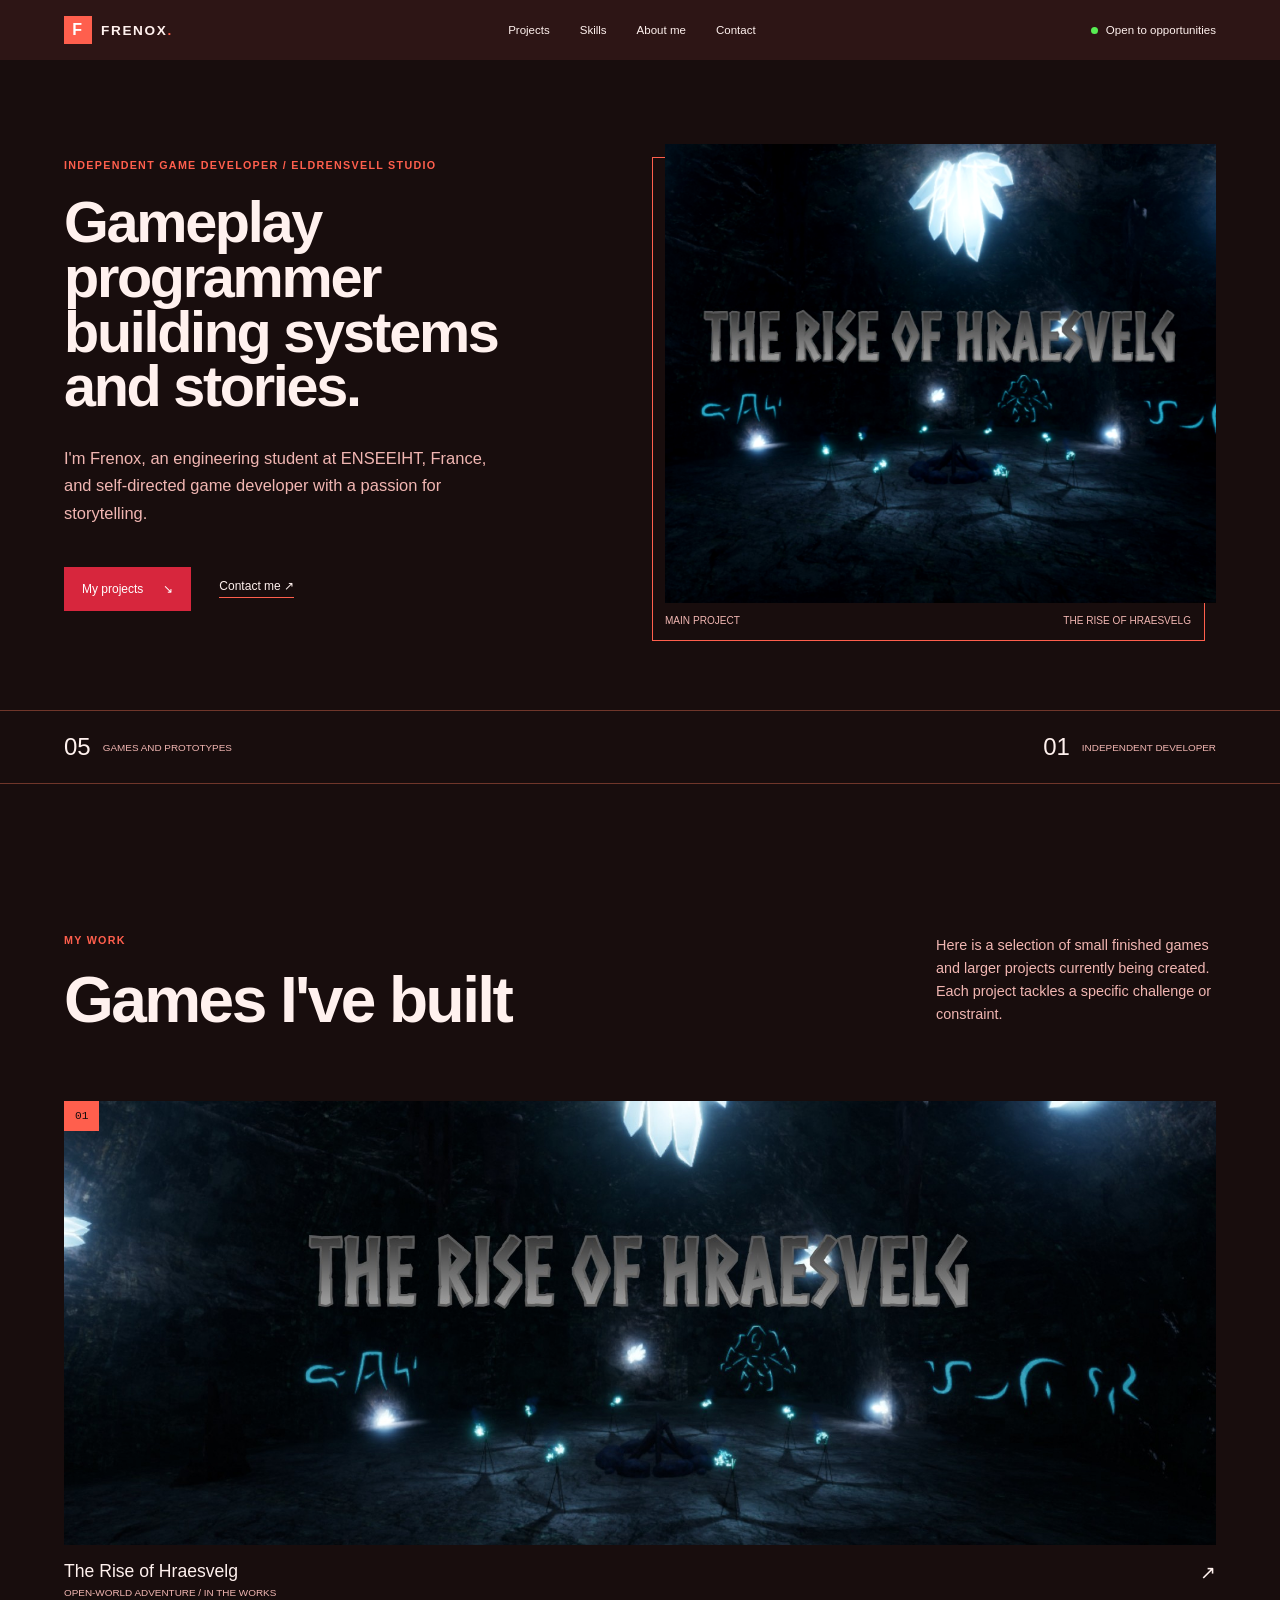
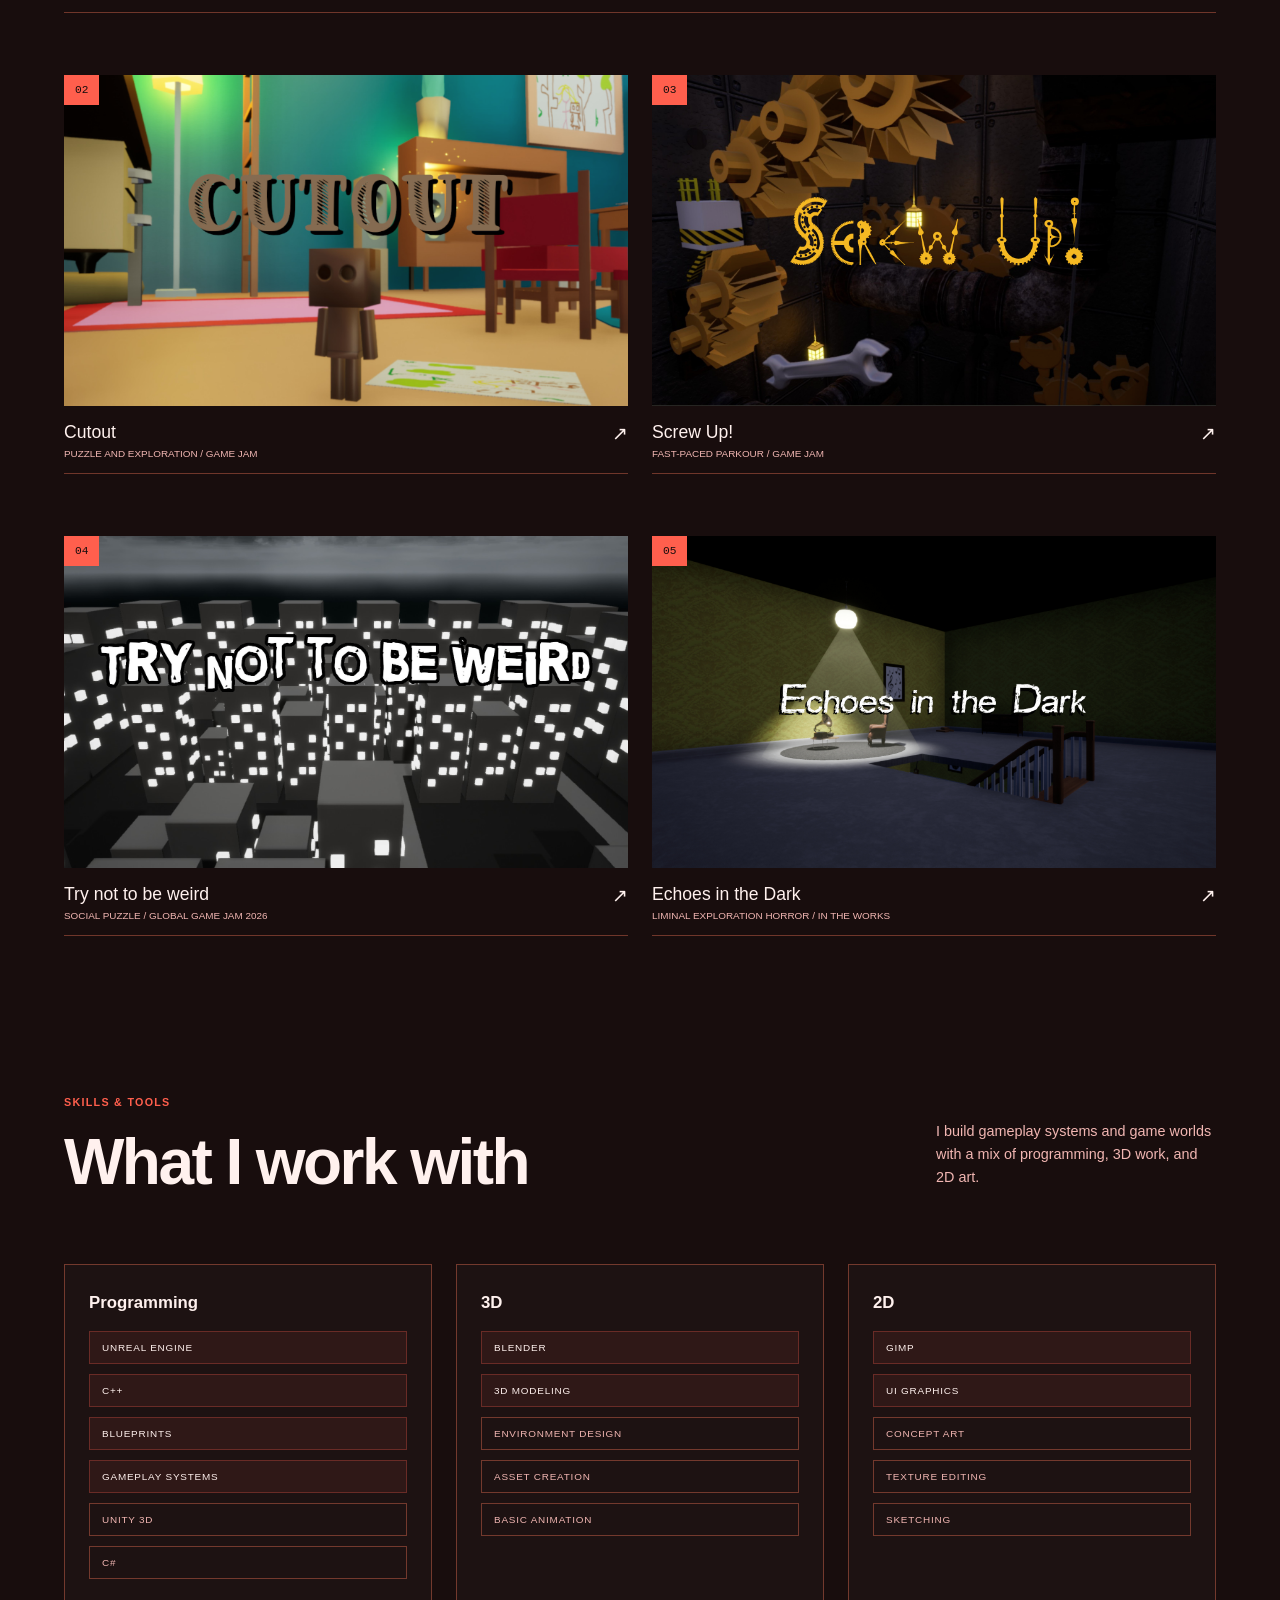
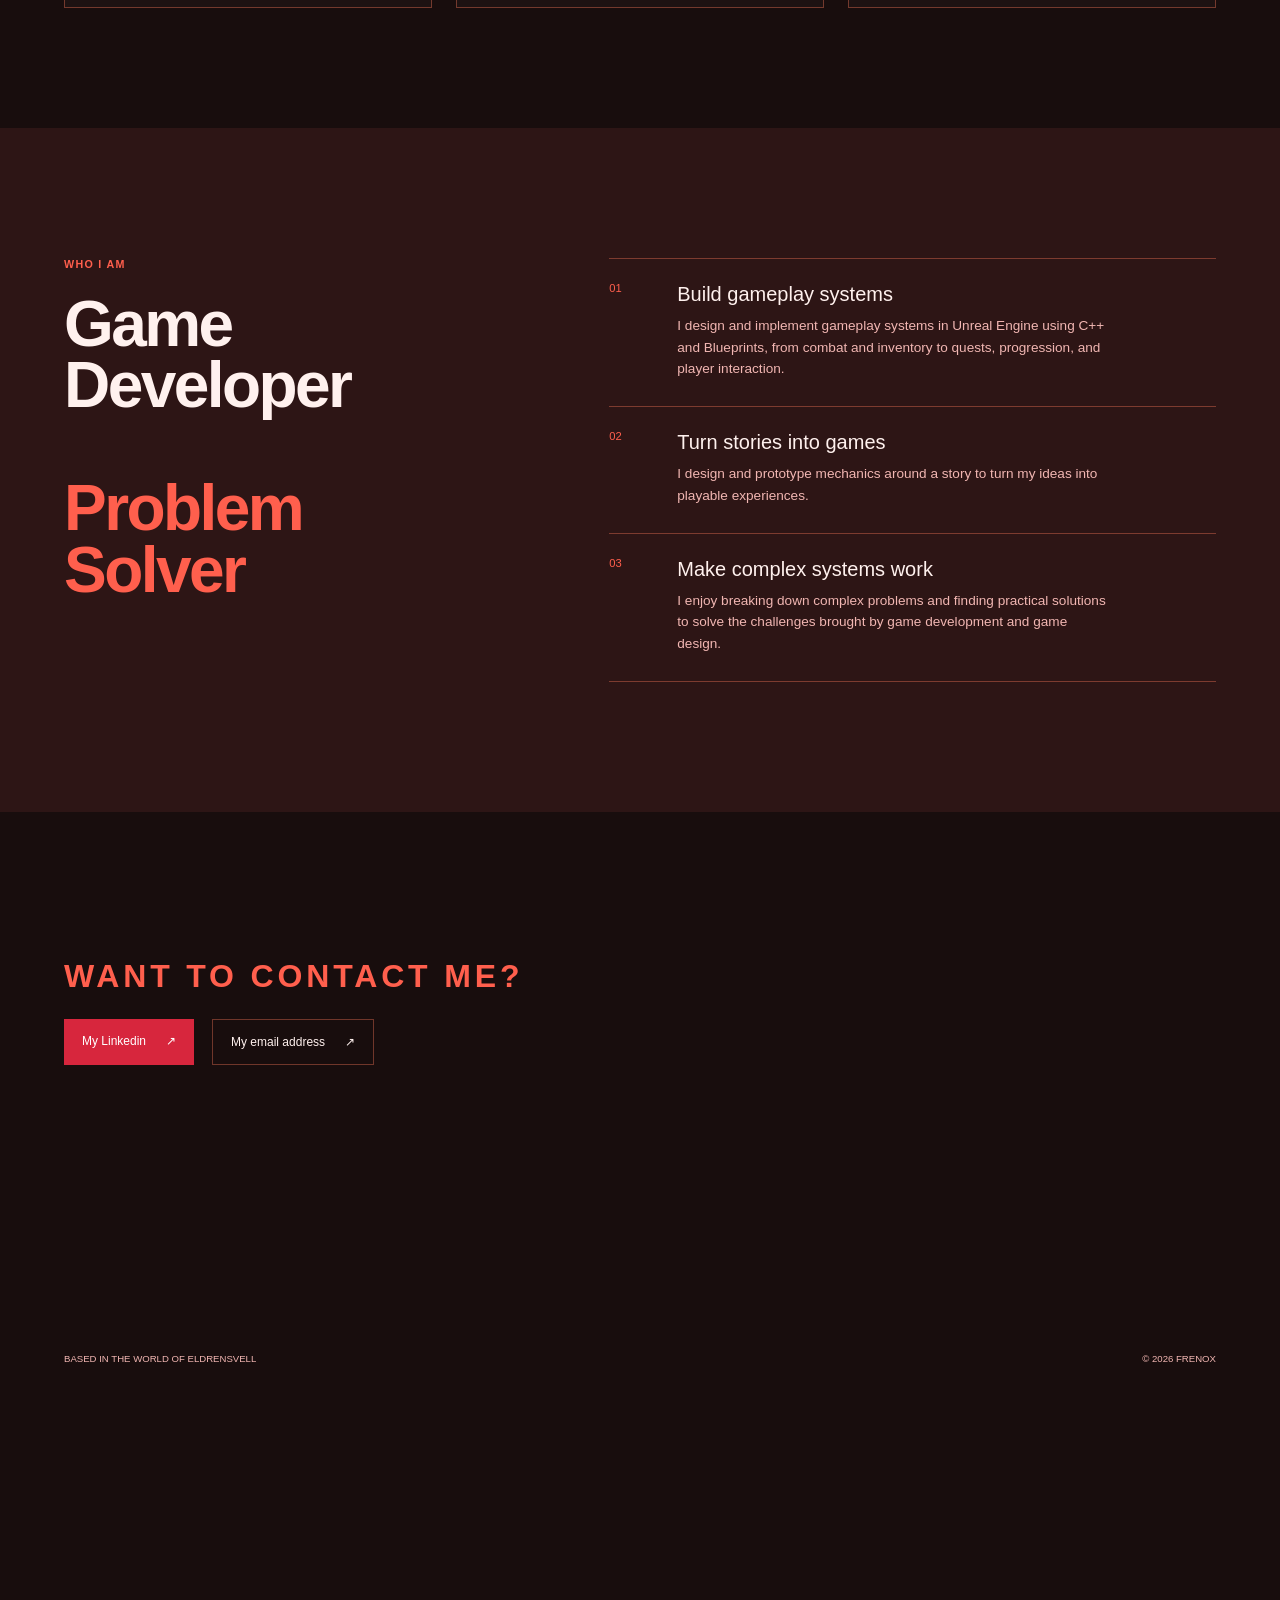
<file: index.html>
<!DOCTYPE html>
<html lang="en">
<head>
    <meta charset="UTF-8">
    <meta name="viewport" content="width=device-width,initial-scale=1.0">
    <title>Frenox | Game Developer Portfolio</title>
    <meta http-equiv="refresh" content="0; url=portfolio.html">
    <!-- Favicon -->
	<link href="images/EES-Logo.png" rel="shortcut icon"/>
    <link href="https://fonts.googleapis.com/css?family=Montserrat:700,400&display=swap" rel="stylesheet">
</head>
<body>
    <main style="font-family: sans-serif; padding: 2rem;">
        <p>Opening the portfolio...</p>
        <p><a href="portfolio.html">Continue to Frenox's portfolio</a></p>
    </main>
</body>
</html>
</file>
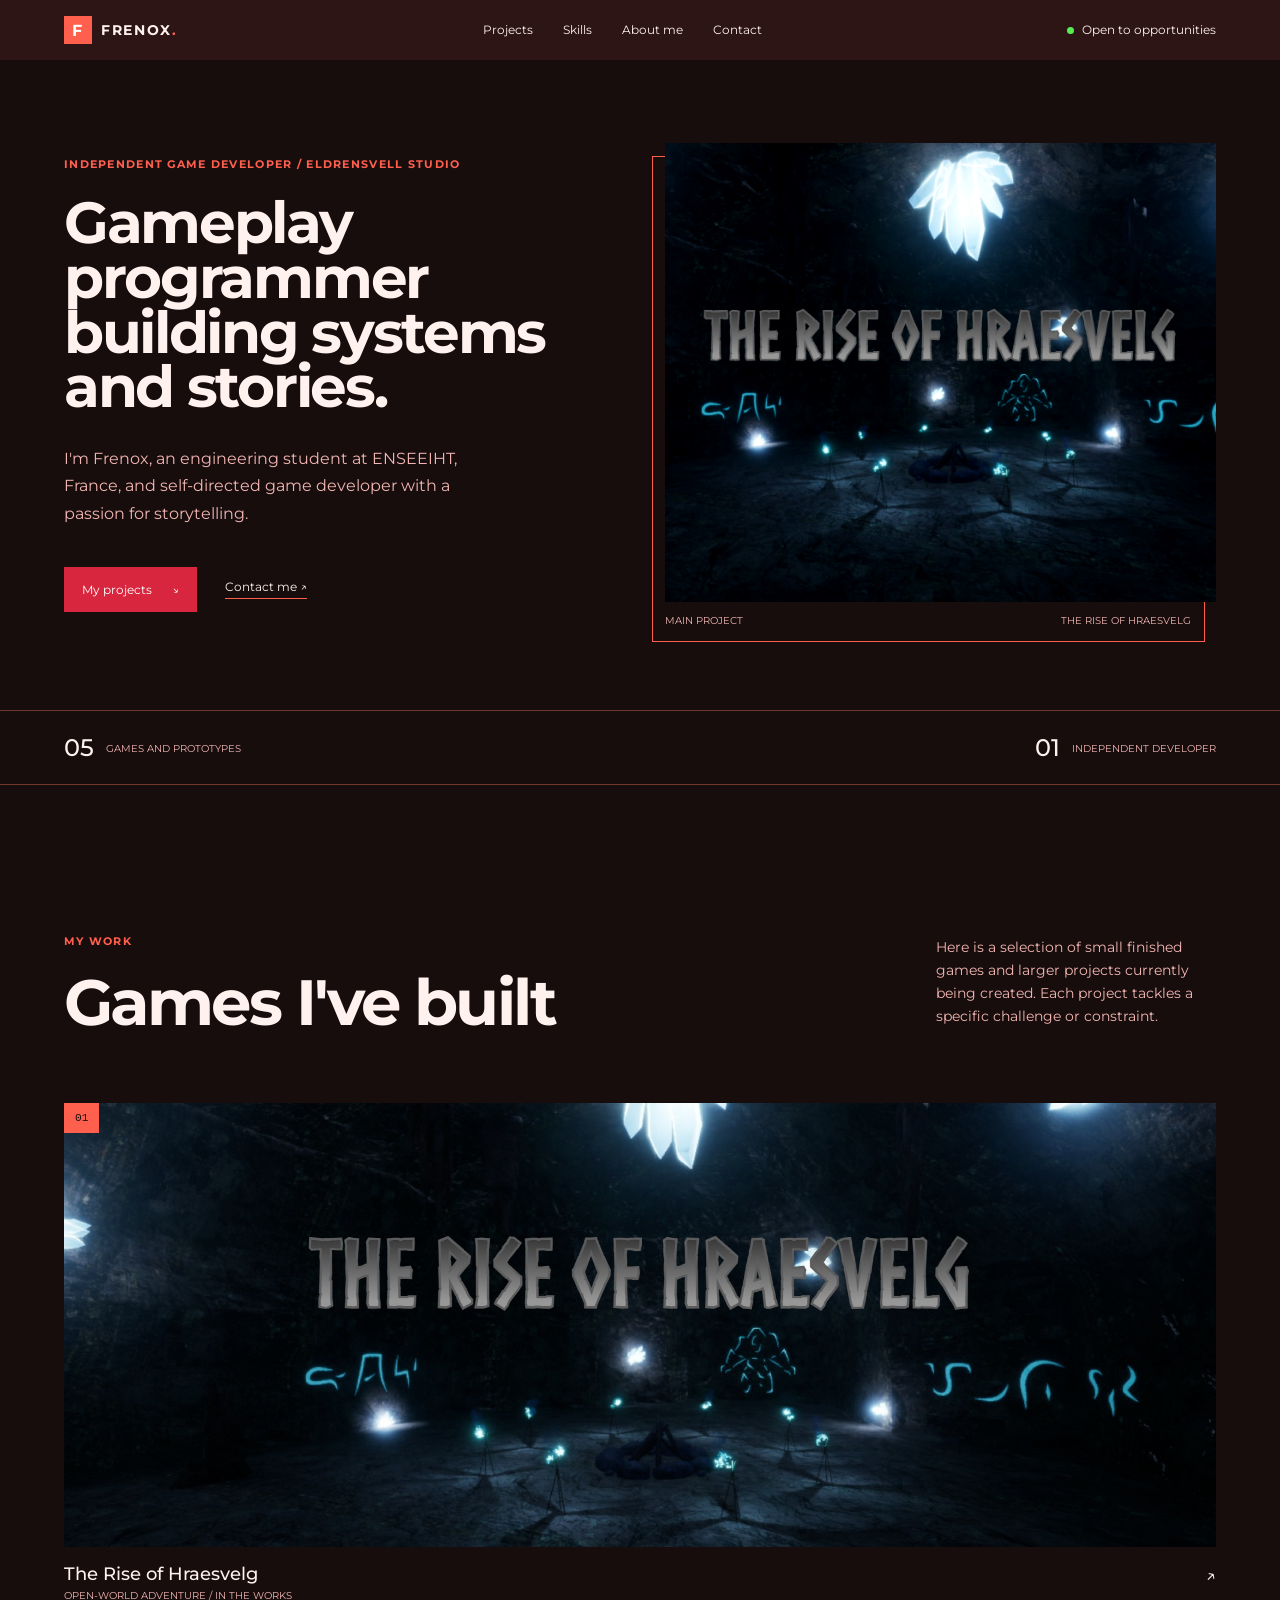
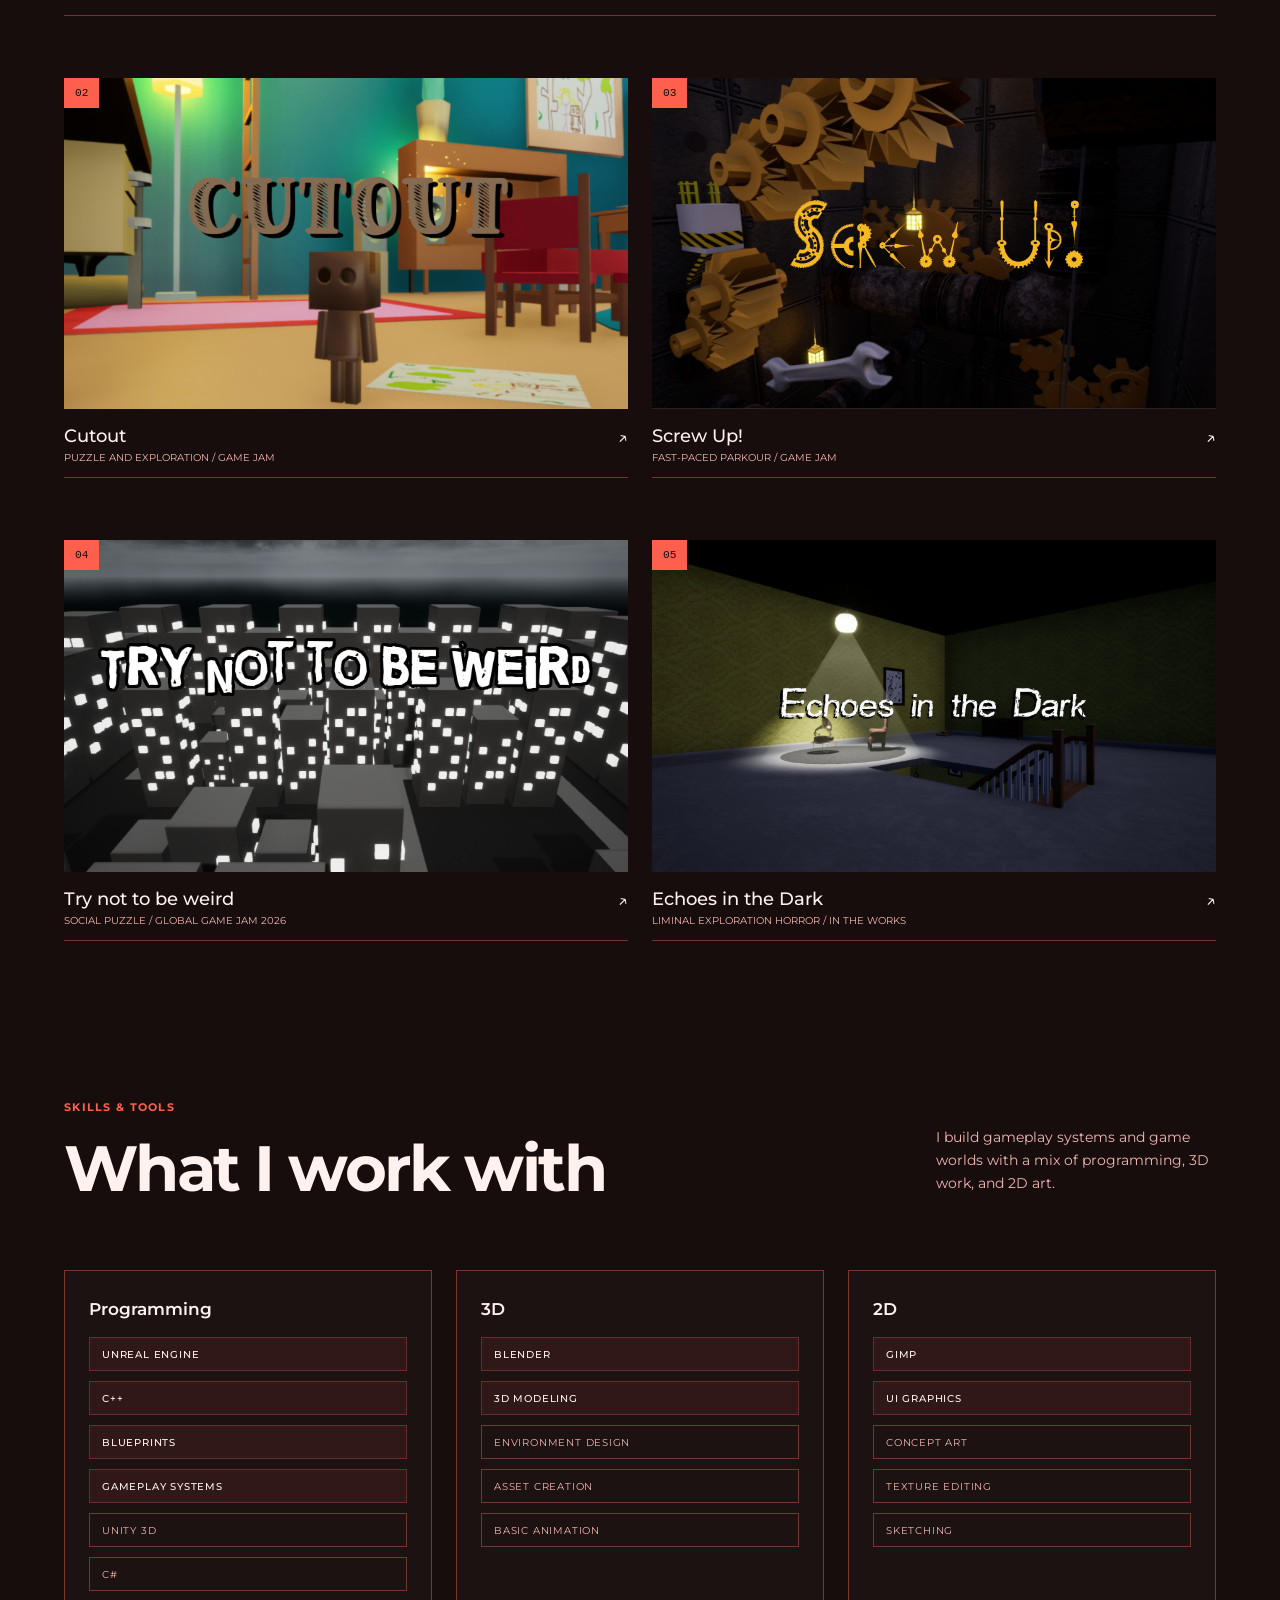
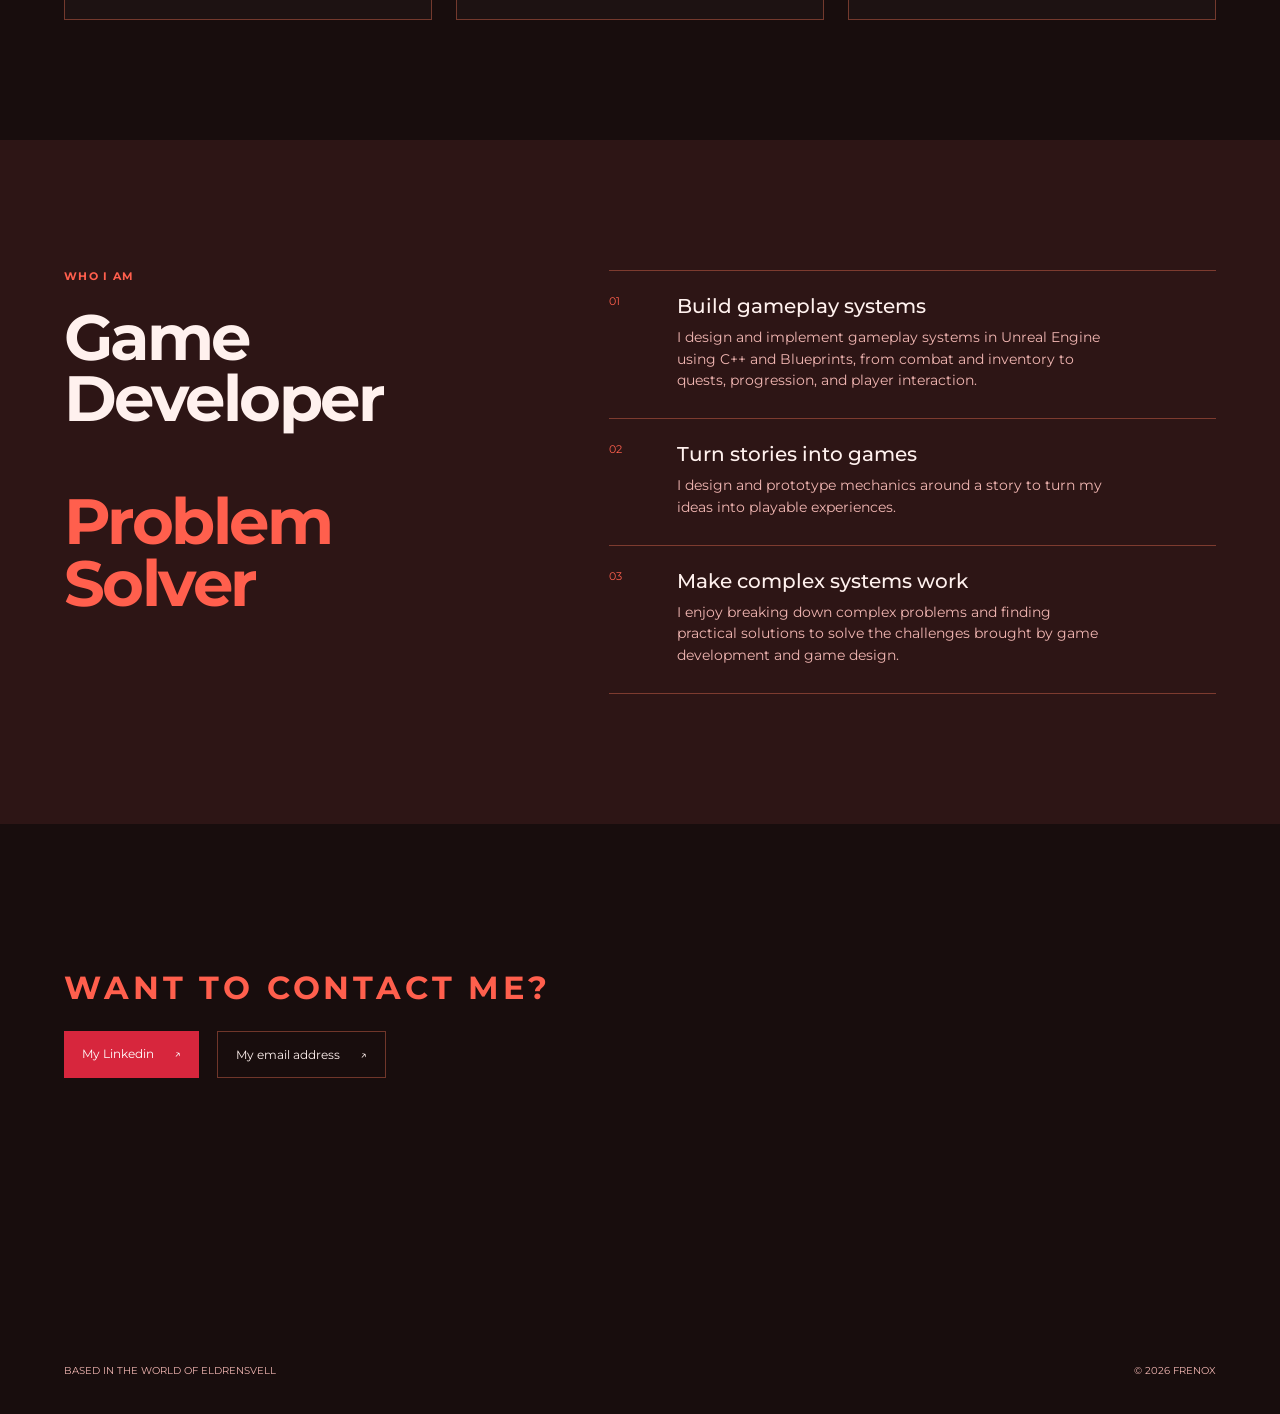
<file: portfolio.html>
<!DOCTYPE html>
<html lang="en">
<head>
    <meta charset="UTF-8">
    <meta name="viewport" content="width=device-width, initial-scale=1.0">
    <meta name="description" content="Portfolio of Frenox, an independent game developer building atmospheric worlds and playable stories.">
    <title>Frenox | Game Developer Portfolio</title>
    <link rel="icon" href="images/EES-Logo.png">
    <link rel="preconnect" href="https://fonts.googleapis.com">
    <link rel="preconnect" href="https://fonts.gstatic.com" crossorigin>
    <link href="https://fonts.googleapis.com/css?family=Montserrat:400,500,600,700&display=swap" rel="stylesheet">
    <link rel="stylesheet" href="css/portfolio.css">
</head>
<body>
    <header class="portfolio-nav">
        <a class="wordmark" aria-label="Frenox portfolio home">
            <span class="wordmark-mark">F</span>
            <span>FRENOX<span class="wordmark-dot">.</span></span>
        </a>
        <nav aria-label="Portfolio navigation">
            <a href="#work">Projects</a>
            <a href="#skills">Skills</a>
            <a href="#about">About me</a>
            <a href="#contact">Contact</a>
        </nav>
        <a class="nav-status"  target="_blank" href="https://www.linkedin.com/in/maxime-huet-fren/"><span></span> Open to opportunities</a>
    </header>

    <main id="top">
        <section class="hero section-shell">
            <div class="hero-copy">
                <p class="eyebrow">Independent Game Developer / EldrEnSvell Studio</p>
                <h1>Gameplay programmer building systems and stories.</h1>
                <p class="hero-intro">I'm Frenox, an engineering student at ENSEEIHT, France, and self-directed game developer with a passion for storytelling.</p>
                <div class="hero-actions">
                    <a class="button button-primary" href="#work">My projects <span aria-hidden="true">↘</span></a>
                    <a class="text-link" target="_blank" href="https://www.linkedin.com/in/maxime-huet-fren/">Contact me <span aria-hidden="true">↗</span></a>
                </div>
            </div>
            <div class="hero-art" aria-label="The Rise of Hraesvelg project artwork">
                <img src="images/Caroussel/TROH.jpg" alt="Atmospheric landscape from The Rise of Hraesvelg">
                <div class="hero-caption"><span>Main project</span><span>The Rise of Hraesvelg</span></div>
            </div>
        </section>

        <section class="signal-bar section-shell" aria-label="Portfolio highlights">
            <div><strong>05</strong><span>games and prototypes</span></div>
            <div><strong>01</strong><span>independent developer</span></div>
        </section>

        <section class="work-section section-shell" id="work">
            <div class="section-heading">
                <div><p class="eyebrow">My work</p><h2>Games I've built</h2></div>
                <p class="section-note">Here is a selection of small finished games and larger projects currently being created. Each project tackles a specific challenge or constraint.</p>
            </div>
            <div class="project-grid">
                <a class="project-card project-card-featured" href="games/troh.html">
                    <div class="project-image"><img src="images/Caroussel/TROH.jpg" alt="The Rise of Hraesvelg artwork"><span class="project-index">01</span></div>
                    <div class="project-meta"><div><h3>The Rise of Hraesvelg</h3><p>Open-world adventure / in the works</p></div><span class="project-arrow">↗</span></div>
                </a>
                <a class="project-card" href="games/cutout.html">
                    <div class="project-image"><img src="images/Caroussel/Cutout.jpg" alt="Cutout artwork"><span class="project-index">02</span></div>
                    <div class="project-meta"><div><h3>Cutout</h3><p>Puzzle and exploration / Game Jam</p></div><span class="project-arrow">↗</span></div>
                </a>
                <a class="project-card" href="games/screwup.html">
                    <div class="project-image"><img src="images/Caroussel/ScrewUp.jpg" alt="Screw Up! artwork"><span class="project-index">03</span></div>
                    <div class="project-meta"><div><h3>Screw Up!</h3><p>Fast-paced parkour / Game Jam</p></div><span class="project-arrow">↗</span></div>
                </a>
                <a class="project-card" href="games/tntbw.html">
                    <div class="project-image"><img src="images/Caroussel/TNTBW.jpg" alt="Try not to be weird artwork"><span class="project-index">04</span></div>
                    <div class="project-meta"><div><h3>Try not to be weird</h3><p>Social puzzle / Global Game Jam 2026</p></div><span class="project-arrow">↗</span></div>
                </a>
                <a class="project-card" href="games/echoesinthedark.html">
                    <div class="project-image"><img src="images/Caroussel/EchoesInTheDark.jpg" alt="Echoes in the Dark artwork"><span class="project-index">05</span></div>
                    <div class="project-meta"><div><h3>Echoes in the Dark</h3><p>Liminal exploration horror / in the works</p></div><span class="project-arrow">↗</span></div>
                </a>
            </div>
        </section>

        <section class="skills-section section-shell" id="skills">
            <div class="section-heading">
                <div><p class="eyebrow">Skills & tools</p><h2>What I work with</h2></div>
                <p class="section-note">I build gameplay systems and game worlds with a mix of programming, 3D work, and 2D art.</p>
            </div>
            <div class="skills-grid">
                <article class="skill-card">
                    <h3>Programming</h3>
                    <ul>
                        <li class="primary">Unreal Engine</li>
                        <li class="primary">C++</li>
                        <li class="primary">Blueprints</li>
                        <li class="primary">Gameplay systems</li>
                        <li>Unity 3D</li>
                        <li>C#</li>
                    </ul>
                </article>
                <article class="skill-card">
                    <h3>3D</h3>
                    <ul>
                        <li class="primary">Blender</li>
                        <li class="primary">3D modeling</li>
                        <li>Environment design</li>
                        <li>Asset creation</li>
                        <li>Basic animation</li>
                    </ul>
                </article>
                <article class="skill-card">
                    <h3>2D</h3>
                    <ul>
                        <li class="primary">GIMP</li>
                        <li class="primary">UI graphics</li>
                        <li>Concept art</li>
                        <li>Texture editing</li>
                        <li>Sketching</li>
                    </ul>
                </article>
            </div>
        </section>

        <section class="about-section" id="about">
            <div class="section-shell about-layout">
                <div><p class="eyebrow">Who I am</p><h2>Game Developer<br><br><em>Problem Solver</em></h2></div>
                <div class="about-list">
                    <article><span>01</span><div><h3>Build gameplay systems</h3><p>I design and implement gameplay systems in Unreal Engine using C++ and Blueprints, from combat and inventory to quests, progression, and player interaction.</p></div></article>
                    <article><span>02</span><div><h3>Turn stories into games</h3><p>I design and prototype mechanics around a story to turn my ideas into playable experiences.</p></div></article>
                    <article><span>03</span><div><h3>Make complex systems work</h3> <p>I enjoy breaking down complex problems and finding practical solutions to solve the challenges brought by game development and game design.</p></div></article>
                </div>

            </div>
        </section>
        

        <section class="contact-section section-shell" id="contact">
            <h3 class="eyebrow-large">Want to contact me?</h3>
            <div class="contact-actions">
                <a class="button button-primary" target="_blank" href="https://www.linkedin.com/in/maxime-huet-fren/">My Linkedin <span aria-hidden="true">↗</span></a>
                <a class="button button-secondary" href="mailto:maxime.huet15@gmail.com">My email address <span aria-hidden="true">↗</span></a>
            </div>
            <div class="contact-footer"><span>Based in the world of EldrEnSvell</span><span>© 2026 Frenox</span></div>
        </section>
    </main>
</body>
</html>
</file>
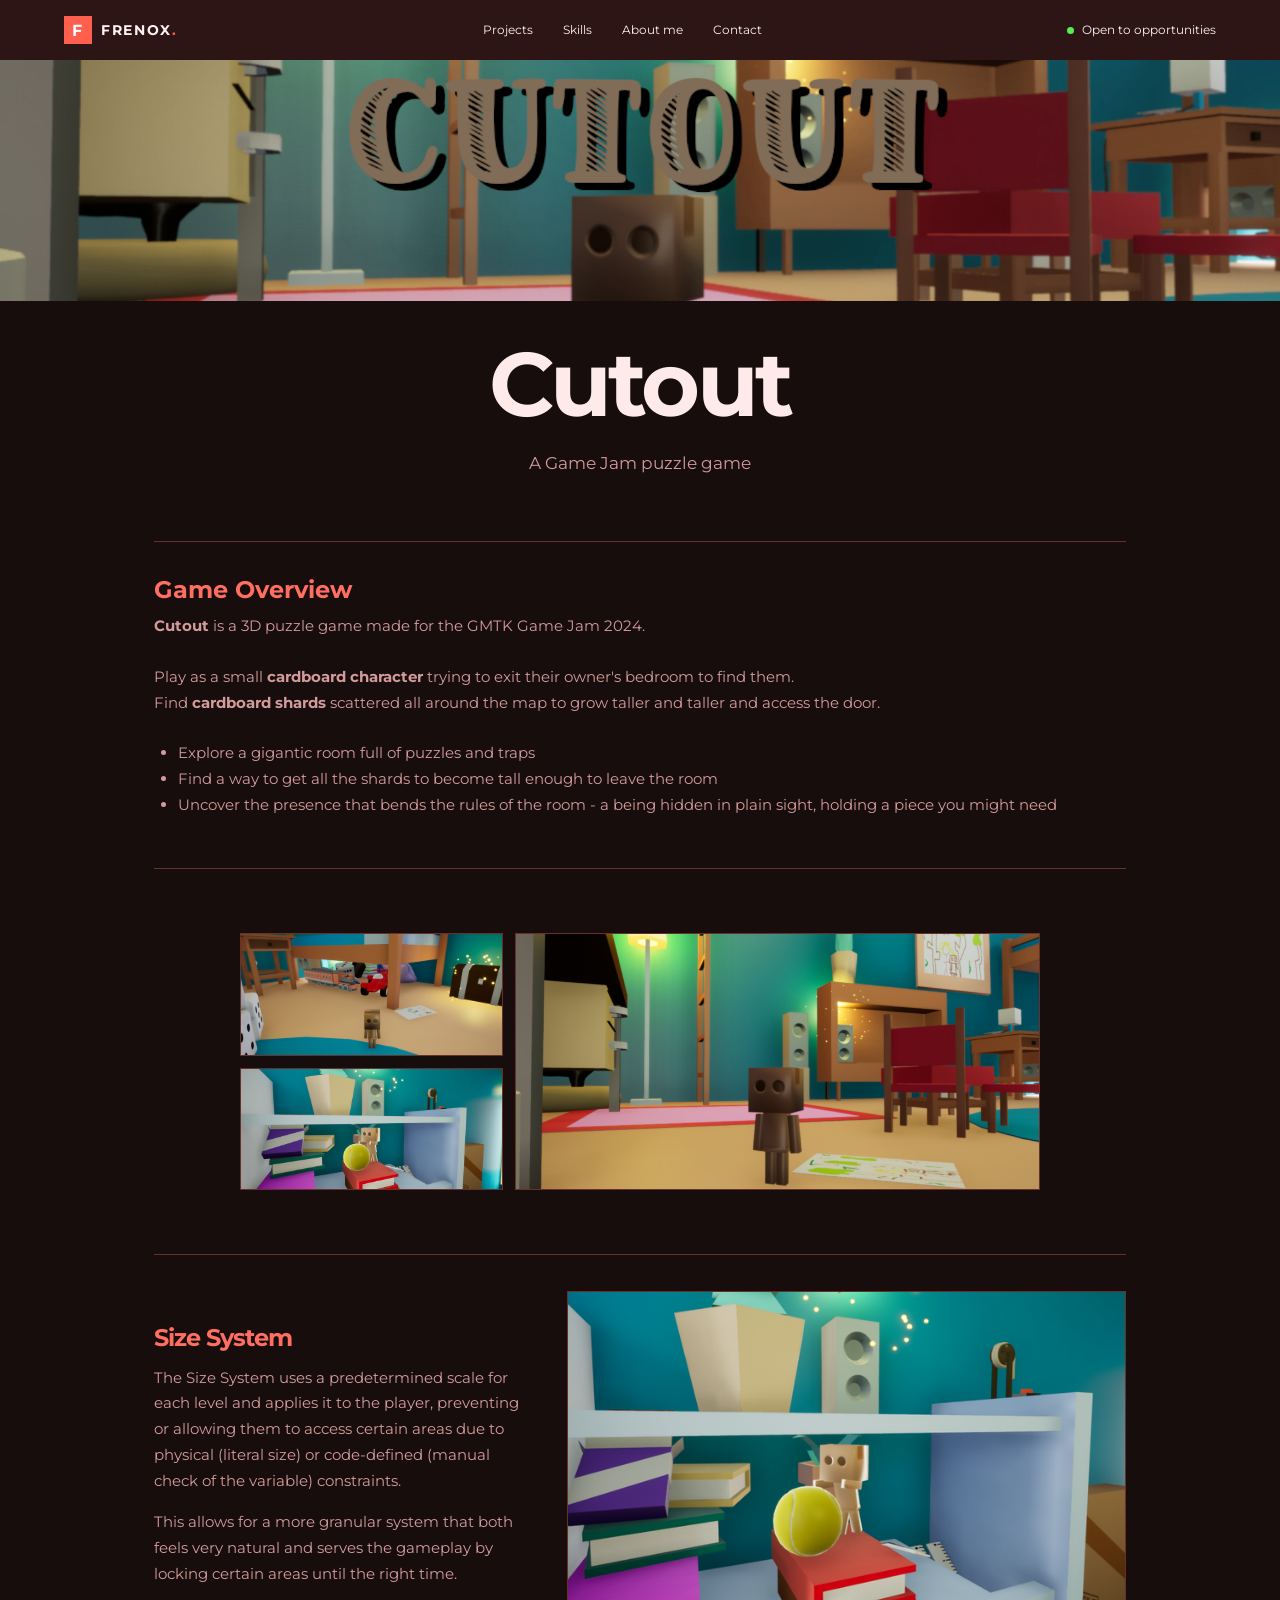
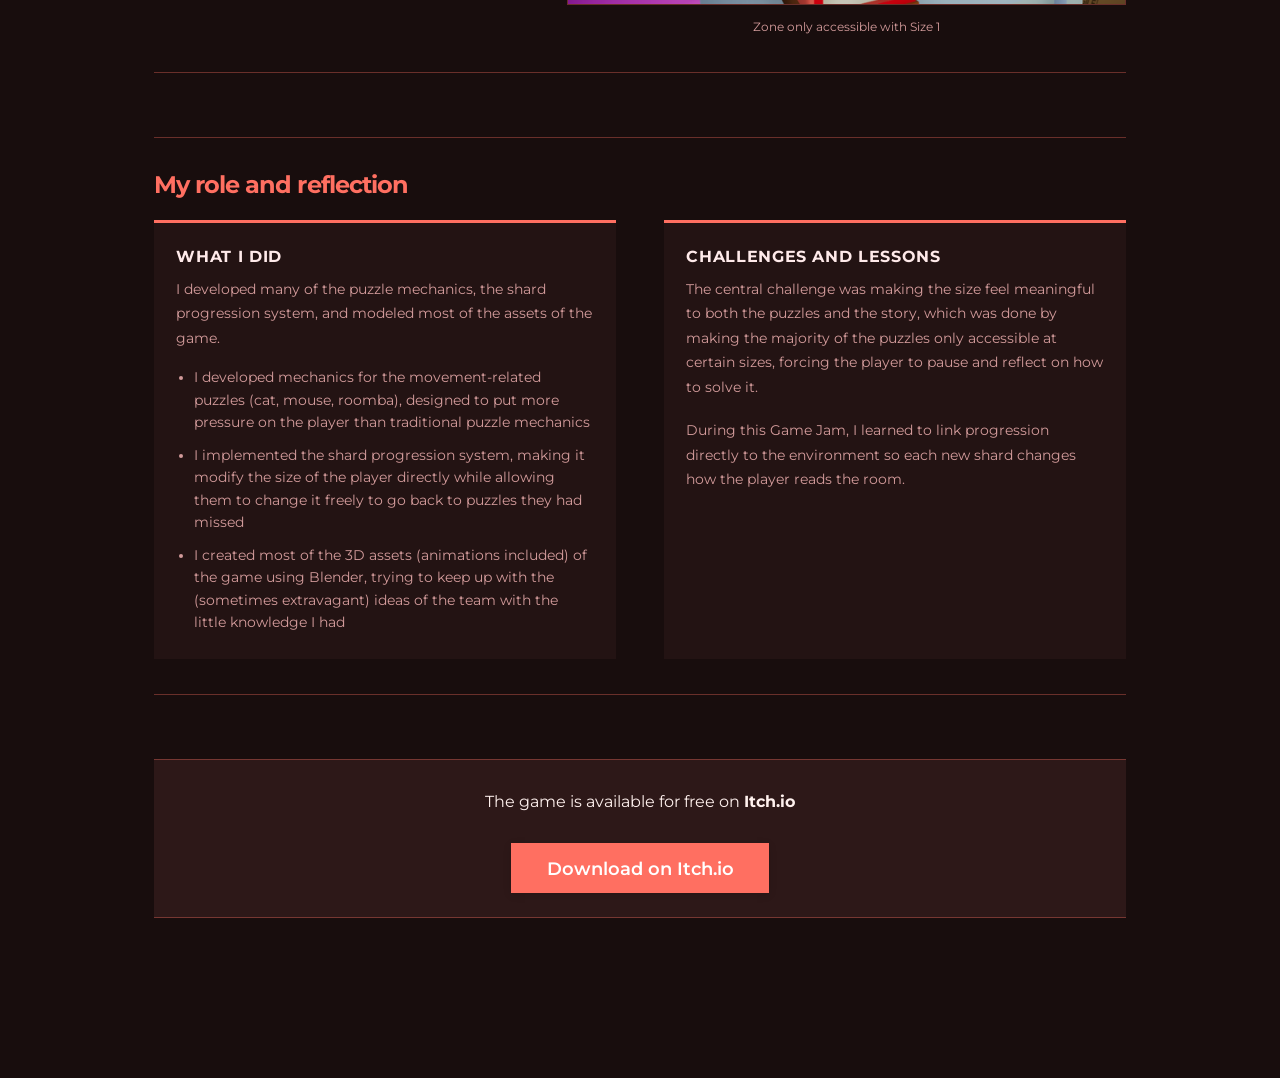
<file: games/cutout.html>
<!DOCTYPE html>
<html lang="en">
<head>
    <meta charset="UTF-8">
    <meta name="viewport" content="width=device-width,initial-scale=1.0">
    <title>Cutout | EldrEnSvell</title>
    <link href="../images/EES-Logo.png" rel="shortcut icon"/>
    <link href="https://fonts.googleapis.com/css?family=Montserrat:700,400&display=swap" rel="stylesheet">
    <link rel="stylesheet" href="../css/portfolio.css">
    <link rel="stylesheet" href="../css/games.css">
</head>
<body>
    <!-- Navbar Start -->
    <header class="portfolio-nav">
        <a href="../portfolio.html" class="wordmark" aria-label="Frenox portfolio home">
                <span class="wordmark-mark">F</span><span>FRENOX<span class="wordmark-dot">.</span></span>
            </a>
        <nav aria-label="Portfolio navigation">
            <a href="../portfolio.html#work">Projects</a>
            <a href="../portfolio.html#skills">Skills</a>
            <a href="../portfolio.html#about">About me</a>
            <a href="../portfolio.html#contact">Contact</a>
        </nav>
        <a class="nav-status" target="_blank" href="https://www.linkedin.com/in/maxime-huet-fren/"><span></span> Open to opportunities</a>
    </header>
    <!-- Navbar End -->
    <main>
        <div class="game-single-banner">
            <img src="../images/games/cutout-banner.png" alt="Cutout Banner">
        </div>
        <section class="game-single-section">
            <h1>Cutout</h1>
            <p class="game-single-lead">A Game Jam puzzle game</p>
            <div class="game-single-overview">
                <h2>Game Overview</h2>
                <p><strong>Cutout</strong> is a 3D puzzle game made for the GMTK Game Jam 2024. 
                </br></br>Play as a small <strong>cardboard character</strong> trying to exit their owner's bedroom to find them.
                </br>Find <strong>cardboard shards</strong> scattered all around the map to grow taller and taller and access the door.</p>
                <ul>
                    <li>Explore a gigantic room full of puzzles and traps</li>
                    <li>Find a way to get all the shards to become tall enough to leave the room</li>
                    <li>Uncover the presence that bends the rules of the room - a being hidden in plain sight, holding a piece you might need</li>
                </ul>
            </div>
            <div class="game-single-screenshot" data-layout="mosaic-right">
                <img src="../images/games/cutout-0.jpg" alt="Cutout 0">
                <img src="../images/games/cutout-1.png" alt="Cutout 1">
                <img src="../images/games/cutout-2.png" alt="Cutout 2">
            </div>

            <section class="game-single-system">
                <div class="game-single-system-copy">
                    <h2>Size System</h2>
                    <p>The Size System uses a predetermined scale for each level and applies it to the player, preventing or allowing them to access certain areas due to physical (literal size) or code-defined (manual check of the variable) constraints.</p>
                    <p>This allows for a more granular system that both feels very natural and serves the gameplay by locking certain areas until the right time.</p>
                </div>
                <div class="game-single-system-image game-single-screenshot" data-layout="single">
                    <img src="../images/technical/SizeSystem.png" alt="Zone only accessible with Size 1">
                    <p>Zone only accessible with Size 1</p>
                </div>
            </section>

            <section class="game-single-reflection">
                <h2>My role and reflection</h2>
                <div class="reflection-grid">
                    <div>
                        <h3>What I did</h3>
                        <p>I developed many of the puzzle mechanics, the shard progression system, and modeled most of the assets of the game.</p>
                        <ul>
                            <li>I developed mechanics for the movement-related puzzles (cat, mouse, roomba), designed to put more pressure on the player than traditional puzzle mechanics</li>
                            <li>I implemented the shard progression system, making it modify the size of the player directly while allowing them to change it freely to go back to puzzles they had missed</li>
                            <li>I created most of the 3D assets (animations included) of the game using Blender, trying to keep up with the (sometimes extravagant) ideas of the team with the little knowledge I had</li>
                        </ul>
                    </div>
                    <div>
                        <h3>Challenges and lessons</h3>
                        <p>The central challenge was making the size feel meaningful to both the puzzles and the story, which was done by making the majority of the puzzles only accessible at certain sizes, forcing the player to pause and reflect on how to solve it. </p>
                        <br><p>During this Game Jam, I learned to link progression directly to the environment so each new shard changes how the player reads the room.</p>
                    </div>
                </div>
            </section>

            <!-- Images -->
            <!-- <div class="game-single-screenshot" data-layout="single">
                <img src="path/to/your/image.jpg" alt="Description">
            </div>
            <div class="game-single-screenshot" data-layout="mosaic">
                <img src="path/to/your/main-image.jpg" alt="Main screenshot">
                <img src="path/to/your/second-image.jpg" alt="Second screenshot">
                <img src="path/to/your/third-image.jpg" alt="Third screenshot">
            </div> -->

            <div class="game-single-link">
                <p>The game is available for free on <strong>Itch.io</strong></p>
                <a href="https://cerrad-las-sopas.itch.io/cutout" target="_blank" class="game-single-link-btn">Download on Itch.io</a>
            </div>
        </section>
    </main>    
</body>
</html>
</file>
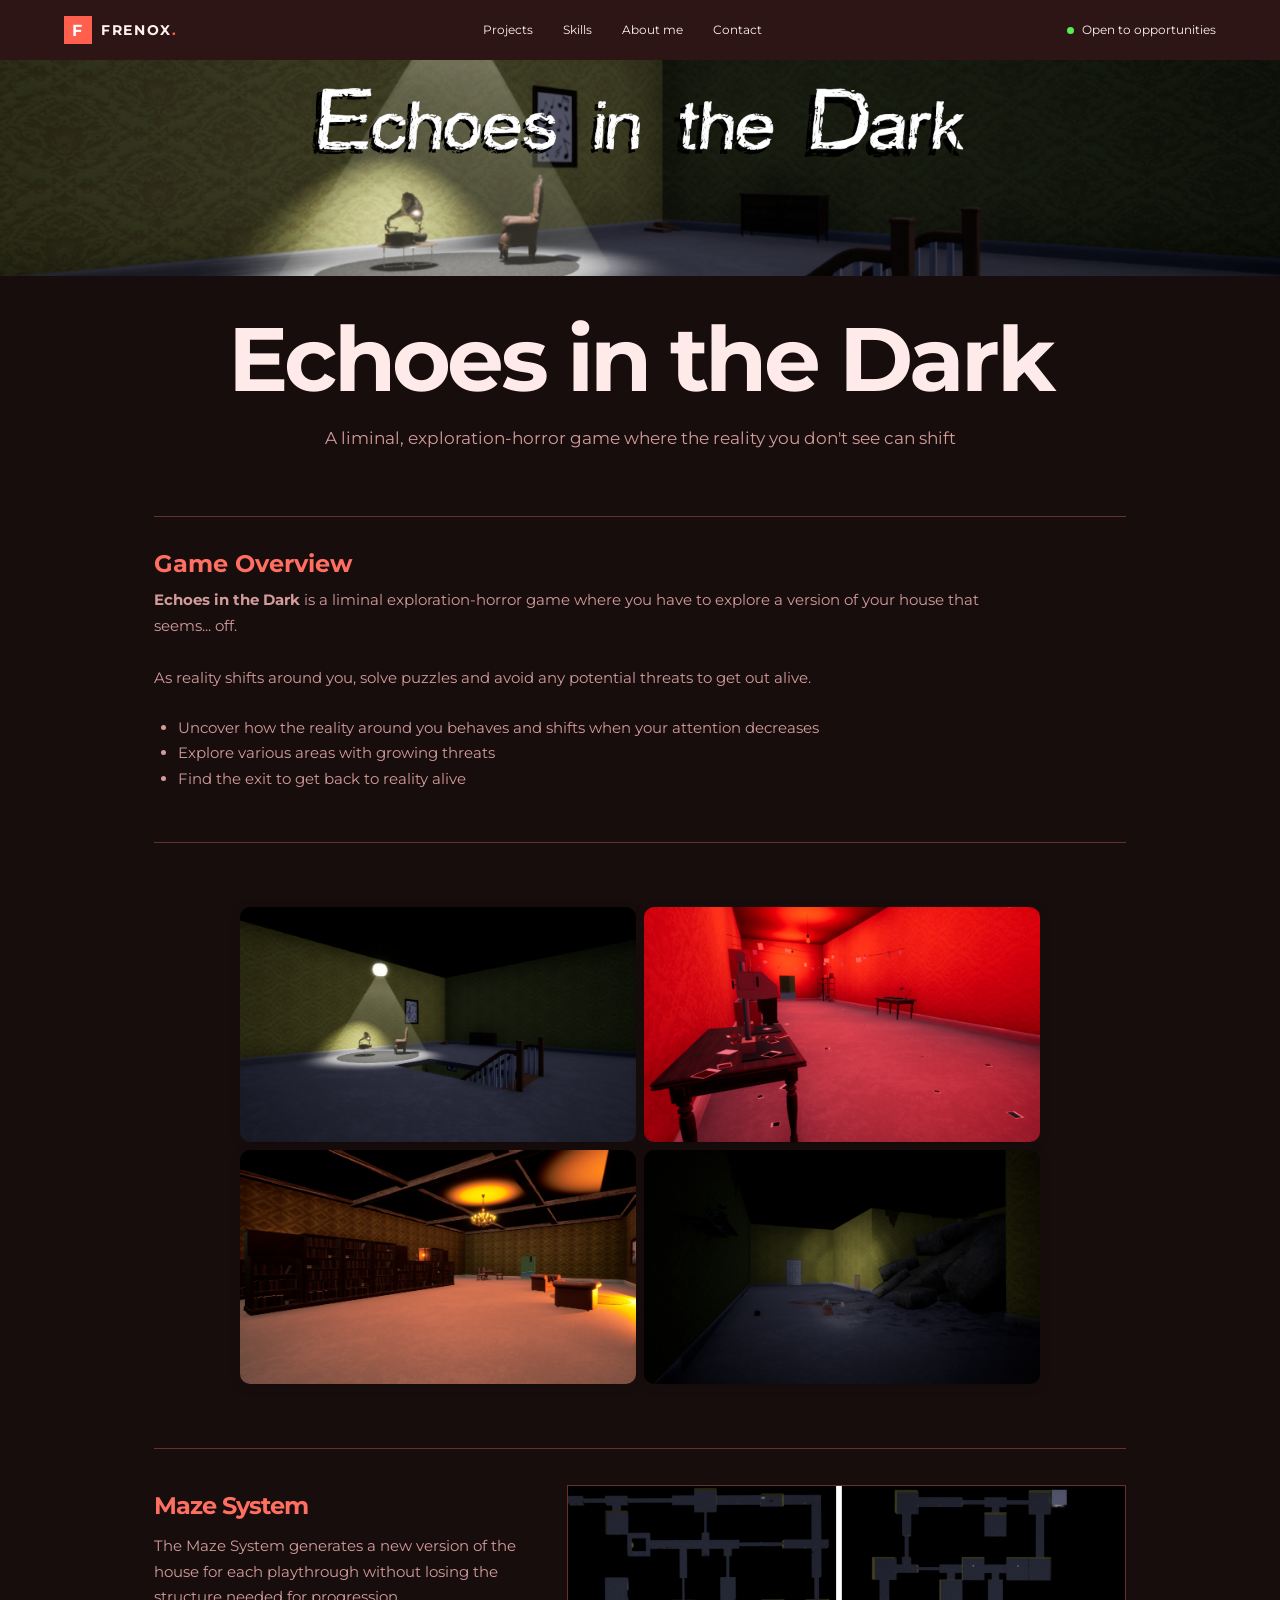
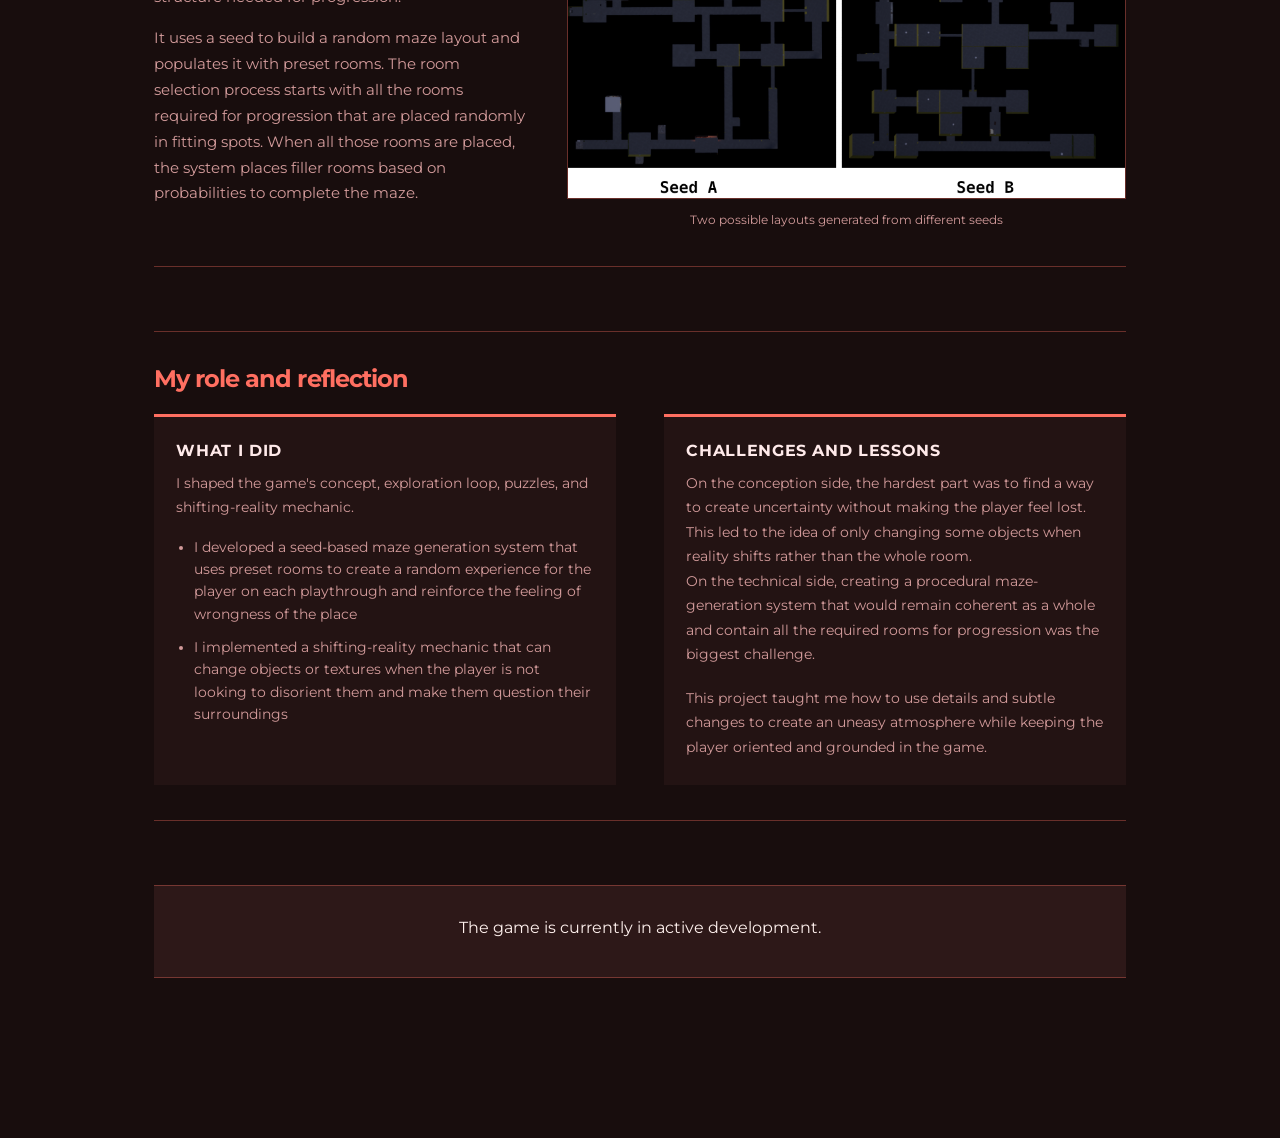
<file: games/echoesinthedark.html>
<!DOCTYPE html>
<html lang="en">
<head>
    <meta charset="UTF-8">
    <meta name="viewport" content="width=device-width,initial-scale=1.0">
    <title>Echoes in the Dark | EldrEnSvell</title>
    <link href="../images/EES-Logo.png" rel="shortcut icon"/>
    <link href="https://fonts.googleapis.com/css?family=Montserrat:700,400&display=swap" rel="stylesheet">
    <link rel="stylesheet" href="../css/portfolio.css">
    <link rel="stylesheet" href="../css/games.css">
</head>
<body>
    <!-- Navbar Start -->
    <header class="portfolio-nav">
        <a class="wordmark" href="../portfolio.html" aria-label="Frenox portfolio home">
            <span class="wordmark-mark">F</span>
            <span>FRENOX<span class="wordmark-dot">.</span></span>
        </a>
        <nav aria-label="Portfolio navigation">
            <a href="../portfolio.html#work">Projects</a>
            <a href="../portfolio.html#skills">Skills</a>
            <a href="../portfolio.html#about">About me</a>
            <a href="../portfolio.html#contact">Contact</a>
        </nav>
        <a class="nav-status" target="_blank" href="https://www.linkedin.com/in/maxime-huet-fren/"><span></span> Open to opportunities</a>
    </header>
    <!-- Navbar End -->
    <main>
        <div class="game-single-banner">
            <img src="../images/games/echoesinthedark-banner.png" alt="Echoes in the Dark Banner">
        </div>
        <section class="game-single-section">
            <h1>Echoes in the Dark</h1>
            <p class="game-single-lead">A liminal, exploration-horror game where the reality you don't see can shift</p>
            <div class="game-single-overview">
                <h2>Game Overview</h2>
                <p><strong>Echoes in the Dark</strong> is a liminal exploration-horror game where you have to explore a version of your house that seems... off. 
                </br></br>As reality shifts around you, solve puzzles and avoid any potential threats to get out alive.</p>
                <ul>
                    <li>Uncover how the reality around you behaves and shifts when your attention decreases</li>
                    <li>Explore various areas with growing threats</li>
                    <li>Find the exit to get back to reality alive</li>
                </ul>
            </div>
            <div class="game-single-screenshot" data-layout="mosaic-4">
                <img src="../images/games/echoesinthedark-0.png" alt="EchoesInTheDark 0">
                <img src="../images/games/echoesinthedark-1.png" alt="EchoesInTheDark 1">
                <img src="../images/games/echoesinthedark-2.png" alt="EchoesInTheDark 2">
                <img src="../images/games/echoesinthedark-3.png" alt="EchoesInTheDark 3">
            </div>

            <section class="game-single-system">
                <div class="game-single-system-copy">
                    <h2>Maze System</h2>
                    <p>The Maze System generates a new version of the house for each playthrough without losing the structure needed for progression.</p>
                    <p>It uses a seed to build a random maze layout and populates it with preset rooms. The room selection process starts with all the rooms required for progression that are placed randomly in fitting spots. When all those rooms are placed, the system places filler rooms based on probabilities to complete the maze.</p>
                </div>
                <div class="game-single-system-image game-single-screenshot" data-layout="single">
                    <img src="../images/technical/MazeSystem.png" alt="Two maze layouts generated from different seeds">
                    <p>Two possible layouts generated from different seeds</p>
                </div>
            </section>

            <section class="game-single-reflection">
                <h2>My role and reflection</h2>
                <div class="reflection-grid">
                    <div>
                        <h3>What I did</h3>
                        <p>I shaped the game's concept, exploration loop, puzzles, and shifting-reality mechanic.</p>
                        <ul>
                            <li>I developed a seed-based maze generation system that uses preset rooms to create a random experience for the player on each playthrough and reinforce the feeling of wrongness of the place</li>
                            <li>I implemented a shifting-reality mechanic that can change objects or textures when the player is not looking to disorient them and make them question their surroundings</li>
                        </ul>
                    </div>
                    <div>
                        <h3>Challenges and lessons</h3>
                        <p>On the conception side, the hardest part was to find a way to create uncertainty without making the player feel lost. This led to the idea of only changing some objects when reality shifts rather than the whole room.</p>
                        <p>On the technical side, creating a procedural maze-generation system that would remain coherent as a whole and contain all the required rooms for progression was the biggest challenge.</p>
                        <br><p>This project taught me how to use details and subtle changes to create an uneasy atmosphere while keeping the player oriented and grounded in the game.</p>
                    </div>
                </div>
            </section>

            <!-- Images -->
            <!-- <div class="game-single-screenshot" data-layout="single">
                <img src="path/to/your/image.jpg" alt="Description">
            </div>
            <div class="game-single-screenshot" data-layout="mosaic">
                <img src="path/to/your/main-image.jpg" alt="Main screenshot">
                <img src="path/to/your/second-image.jpg" alt="Second screenshot">
                <img src="path/to/your/third-image.jpg" alt="Third screenshot">
            </div> -->

            <div class="game-single-link">
                <p>The game is currently in active development.</p>
            </div>
        </section>
    </main>
</body>
</html>
</file>
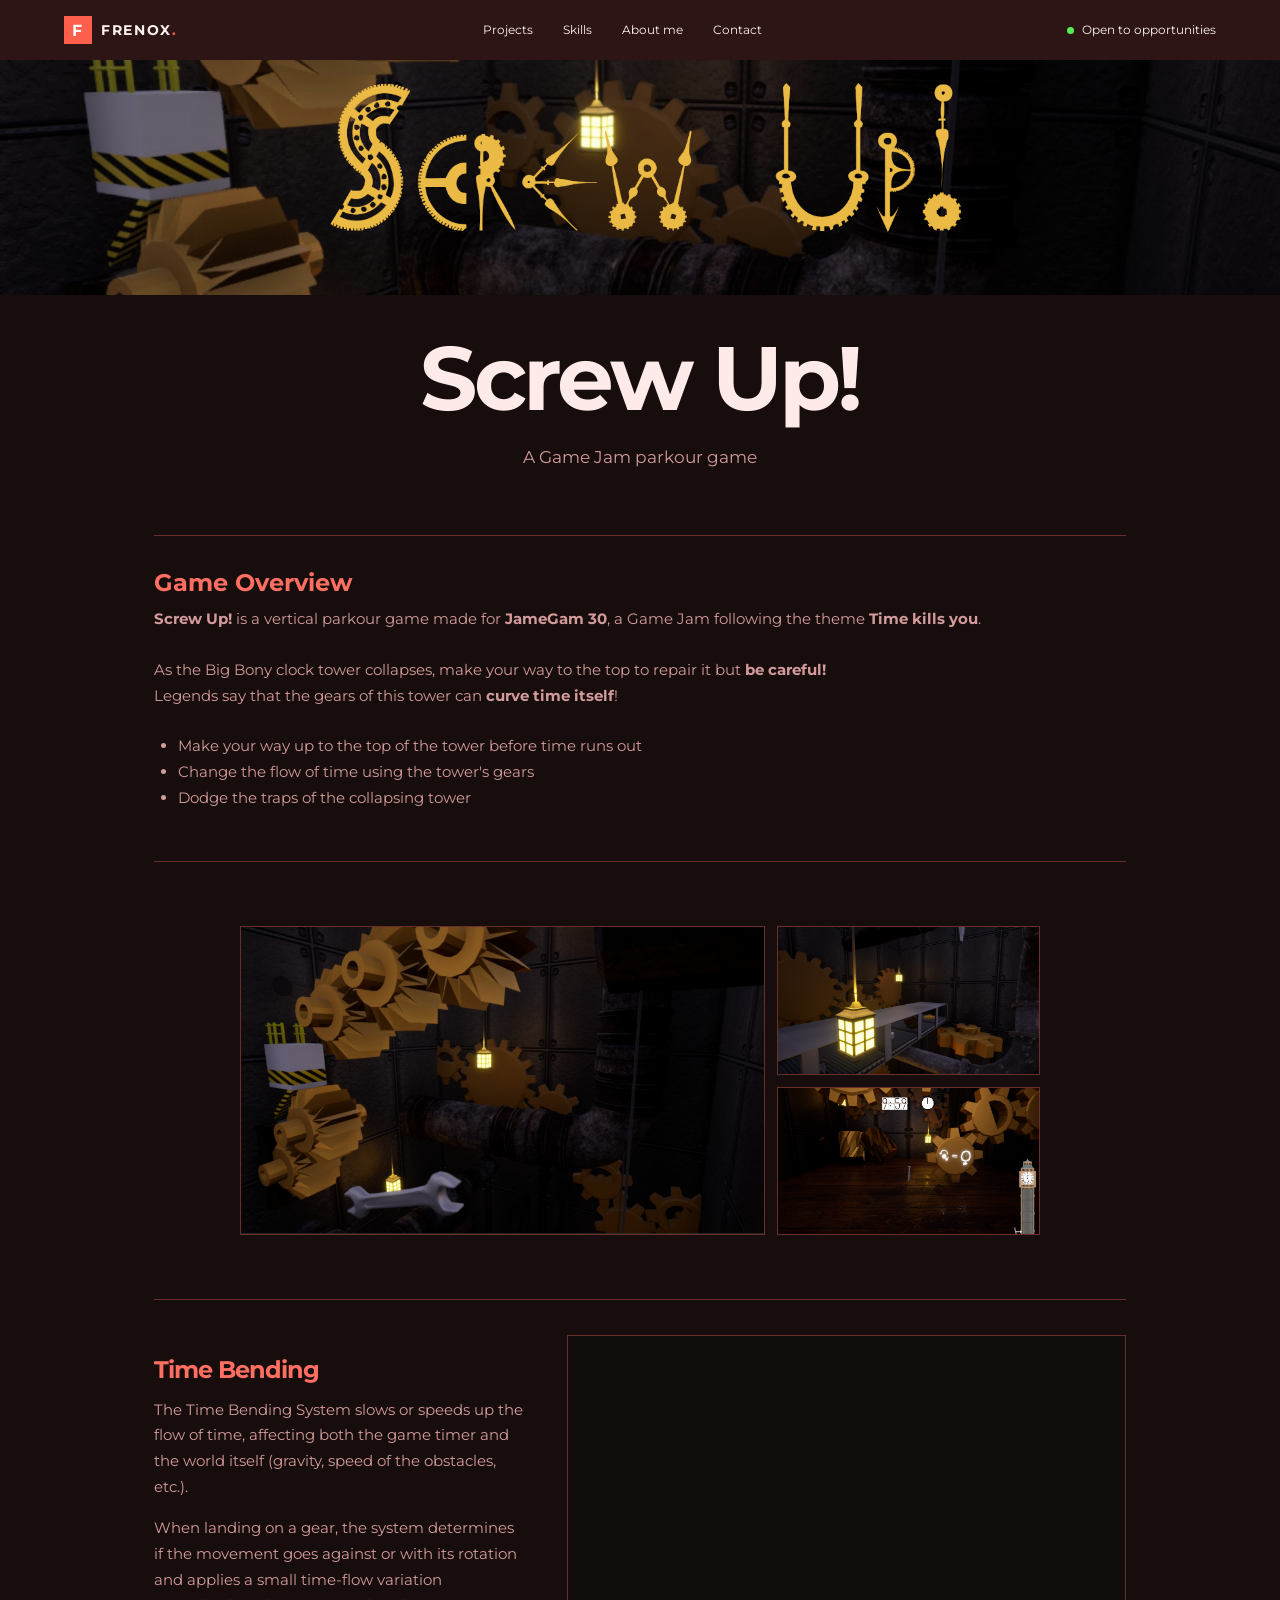
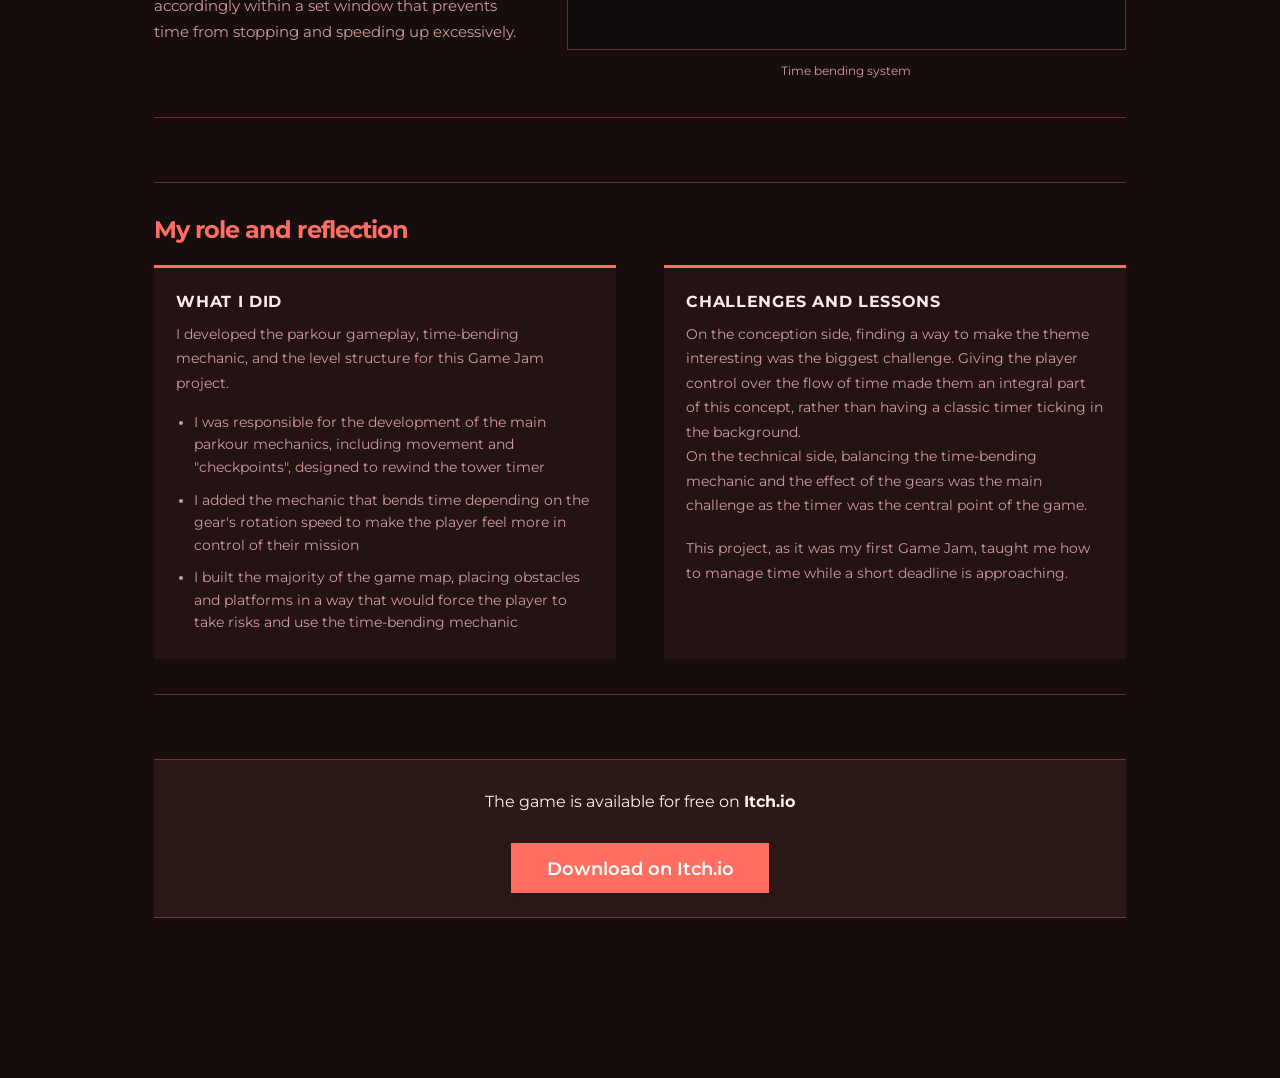
<file: games/screwup.html>
<!DOCTYPE html>
<html lang="en">
<head>
    <meta charset="UTF-8">
    <meta name="viewport" content="width=device-width,initial-scale=1.0">
    <title>Screw Up! | EldrEnSvell</title>
    <link href="../images/EES-Logo.png" rel="shortcut icon"/>
    <link href="https://fonts.googleapis.com/css?family=Montserrat:700,400&display=swap" rel="stylesheet">
    <link rel="stylesheet" href="../css/portfolio.css">
    <link rel="stylesheet" href="../css/games.css">
</head>
<body>
    <!-- Navbar Start -->
    <header class="portfolio-nav">
        <a class="wordmark" href="../portfolio.html" aria-label="Frenox portfolio home"><span class="wordmark-mark">F</span><span>FRENOX<span class="wordmark-dot">.</span></span></a>
        <nav aria-label="Portfolio navigation">
            <a href="../portfolio.html#work">Projects</a>
            <a href="../portfolio.html#skills">Skills</a>
            <a href="../portfolio.html#about">About me</a>
            <a href="../portfolio.html#contact">Contact</a>
        </nav>
        <a class="nav-status" target="_blank" href="https://www.linkedin.com/in/maxime-huet-fren/"><span></span> Open to opportunities</a>
    </header>
    <!-- Navbar End -->
    <main>
        <div class="game-single-banner">
            <img src="../images/games/screwup-banner.png" alt="Screw Up! Banner">
        </div>
        <section class="game-single-section">
            <h1>Screw Up!</h1>
            <p class="game-single-lead">A Game Jam parkour game</p>
            <div class="game-single-overview">
                <h2>Game Overview</h2>
                <p><strong>Screw Up!</strong> is a vertical parkour game made for <strong>JameGam 30</strong>, a Game Jam following the theme <strong>Time kills you</strong>. 
                </br></br>As the Big Bony clock tower collapses, make your way to the top to repair it but <strong>be careful!</strong>
                </br>Legends say that the gears of this tower can <strong>curve time itself</strong>!</p>
                <ul>
                    <li>Make your way up to the top of the tower before time runs out</li>
                    <li>Change the flow of time using the tower's gears</li>
                    <li>Dodge the traps of the collapsing tower</li>
                </ul>
            </div>
            <div class="game-single-screenshot" data-layout="mosaic">
                <img src="../images/games/screwup-0.jpg" alt="Screw Up! 0">
                <img src="../images/games/screwup-1.png" alt="Screw Up! 1">
                <img src="../images/games/screwup-2.png" alt="Screw Up! 2">
            </div>

            <section class="game-single-system">
                <div class="game-single-system-copy">
                    <h2>Time Bending</h2>
                    <p>The Time Bending System slows or speeds up the flow of time, affecting both the game timer and the world itself (gravity, speed of the obstacles, etc.).</p>
                    <p>When landing on a gear, the system determines if the movement goes against or with its rotation and applies a small time-flow variation accordingly within a set window that prevents time from stopping and speeding up excessively.</p>
                </div>
                <div class="game-single-system-image game-single-screenshot" data-layout="single">
                    <video class="system-video" autoplay muted loop playsinline aria-label="Screw Up time bending gameplay">
                        <source src="../images/technical/TimeBending.mp4" type="video/mp4">
                        Your browser does not support the video
                    </video>
                    <p>Time bending system</p>
                </div>
            </section>

            <section class="game-single-reflection">
                <h2>My role and reflection</h2>
                <div class="reflection-grid">
                    <div>
                        <h3>What I did</h3>
                        <p>I developed the parkour gameplay, time-bending mechanic, and the level structure for this Game Jam project.</p>
                        <ul>
                            <li>I was responsible for the development of the main parkour mechanics, including movement and "checkpoints", designed to rewind the tower timer</li>
                            <li>I added the mechanic that bends time depending on the gear's rotation speed to make the player feel more in control of their mission</li>
                            <li>I built the majority of the game map, placing obstacles and platforms in a way that would force the player to take risks and use the time-bending mechanic</li>
                        </ul>
                    </div>
                    <div>
                        <h3>Challenges and lessons</h3>
                        <p>On the conception side, finding a way to make the theme interesting was the biggest challenge. Giving the player control over the flow of time made them an integral part of this concept, rather than having a classic timer ticking in the background.</p>
                        <p>On the technical side, balancing the time-bending mechanic and the effect of the gears was the main challenge as the timer was the central point of the game.</p>
                        <br><p>This project, as it was my first Game Jam, taught me how to manage time while a short deadline is approaching.</p>
                    </div>
                </div>
            </section>

            <!-- Images -->
            <!-- <div class="game-single-screenshot" data-layout="single">
                <img src="path/to/your/image.jpg" alt="Description">
            </div>
            <div class="game-single-screenshot" data-layout="mosaic">
                <img src="path/to/your/main-image.jpg" alt="Main screenshot">
                <img src="path/to/your/second-image.jpg" alt="Second screenshot">
                <img src="path/to/your/third-image.jpg" alt="Third screenshot">
            </div> -->
            
            <div class="game-single-link">
                <p>The game is available for free on <strong>Itch.io</strong></p>
                <a href="https://cerrad-las-sopas.itch.io/screw-up" target="_blank" class="game-single-link-btn">Download on Itch.io</a>
            </div>
        </section>
    </main>
</body>
</html>
</file>
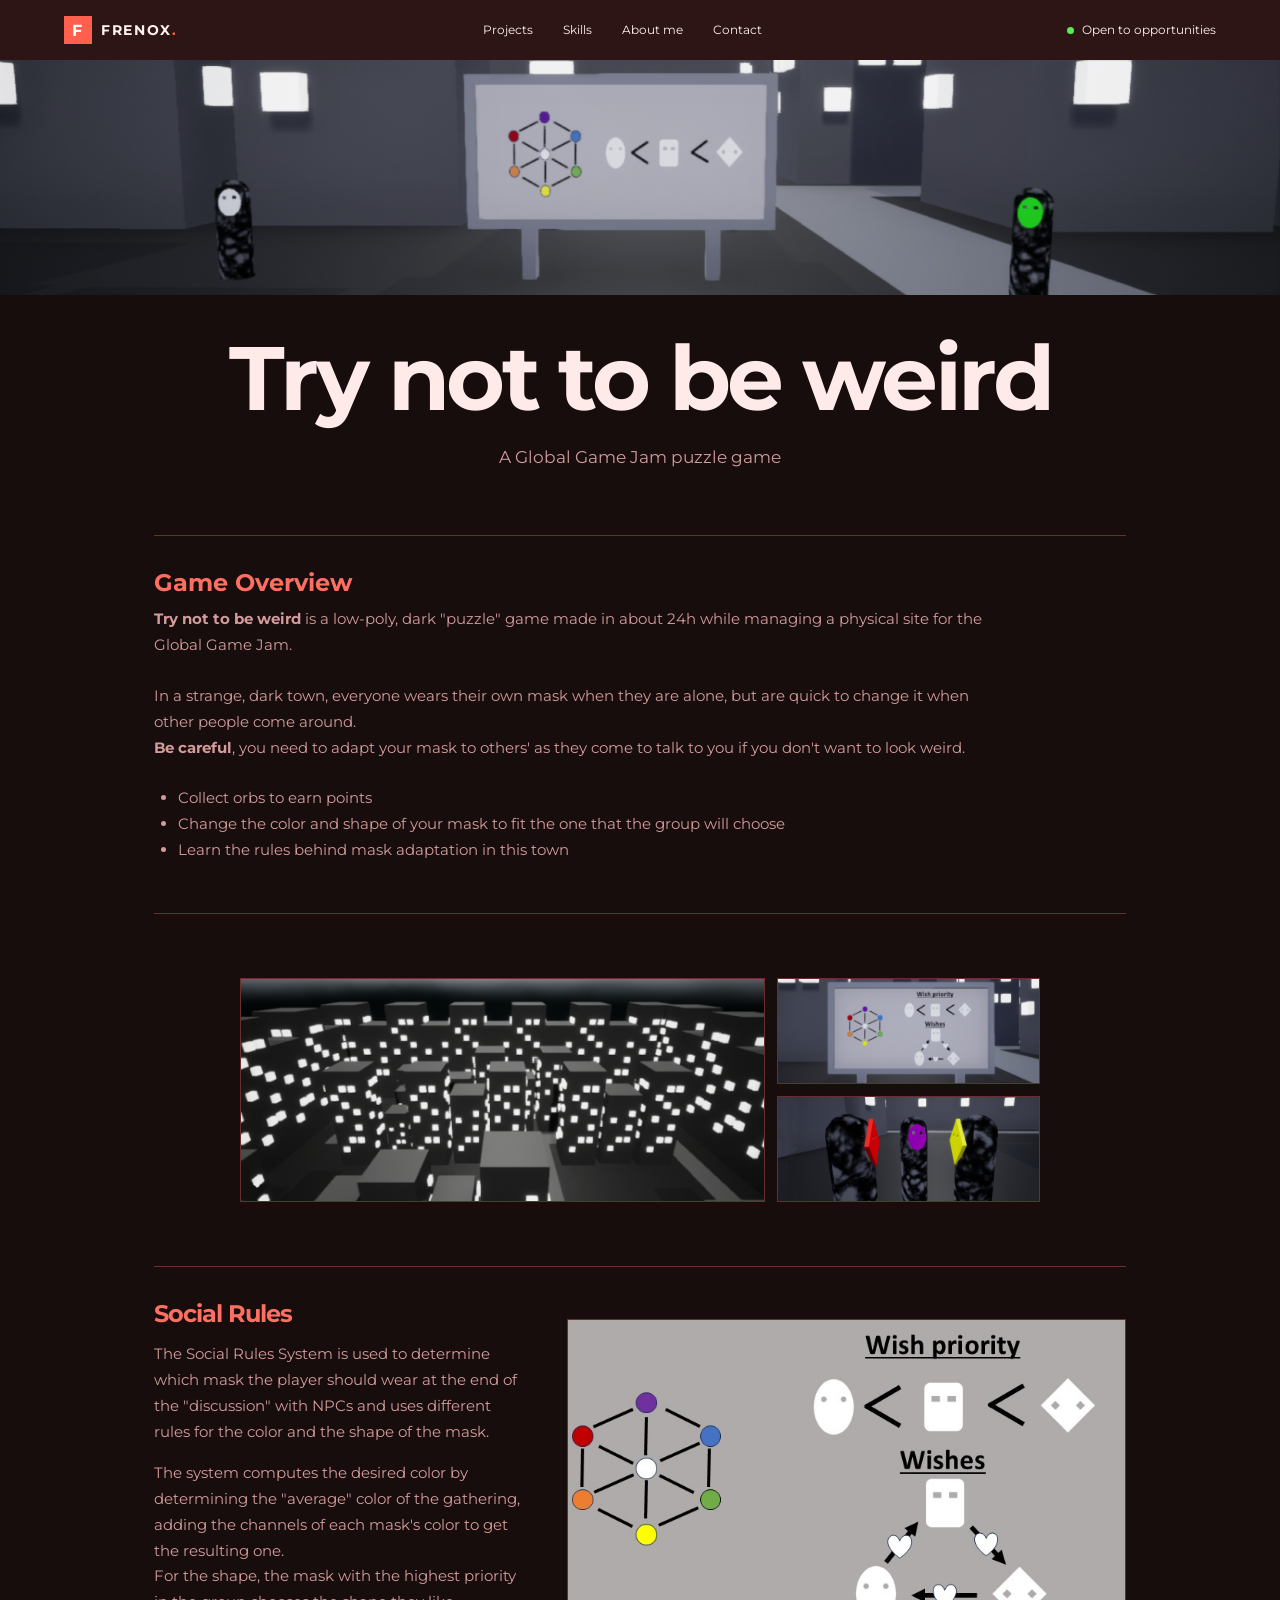
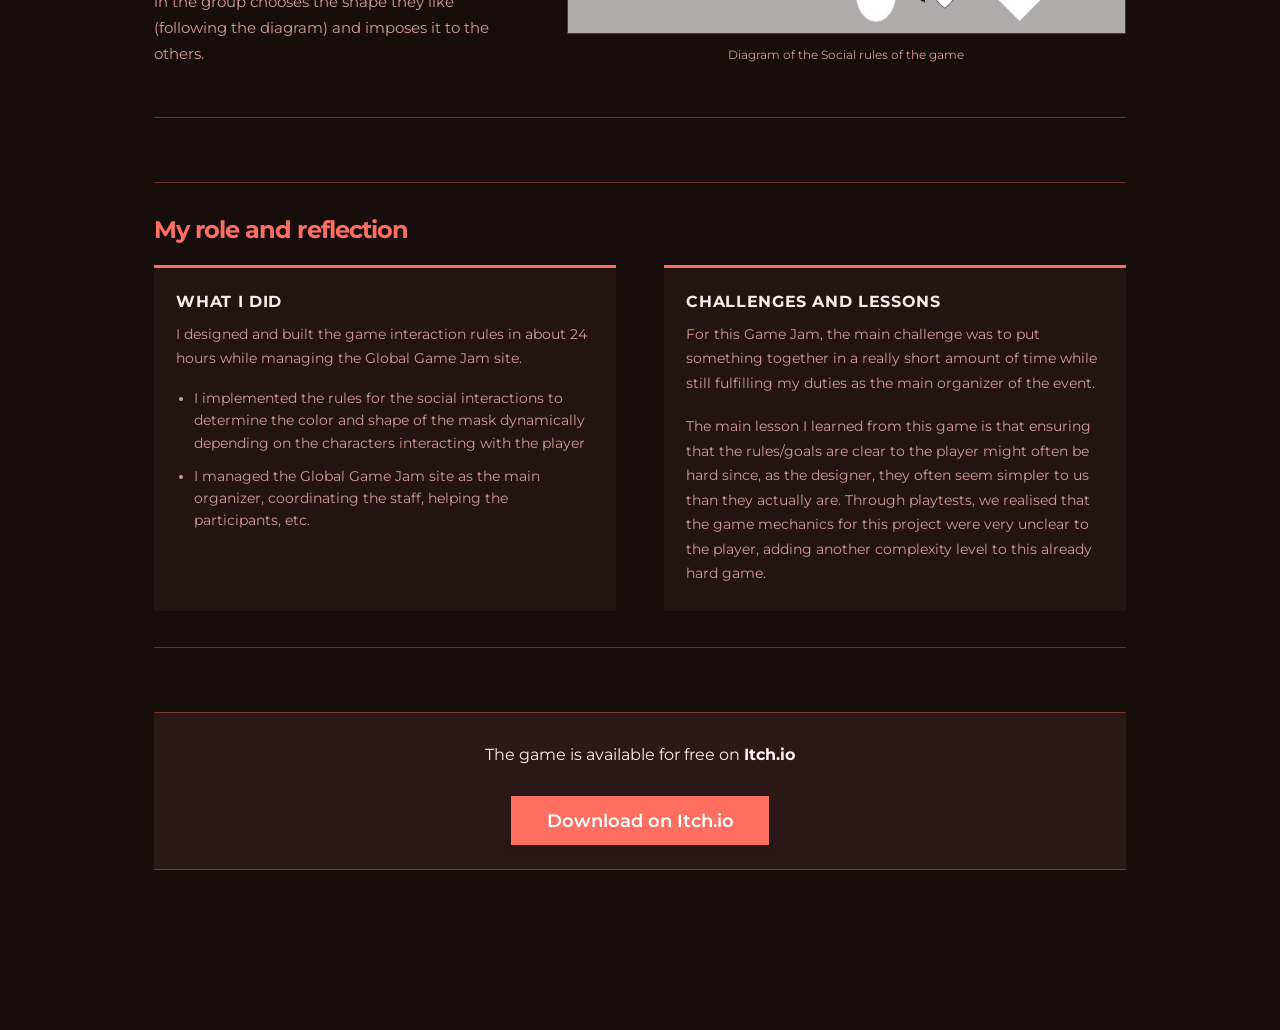
<file: games/tntbw.html>
<!DOCTYPE html>
<html lang="en">
<head>
    <meta charset="UTF-8">
    <meta name="viewport" content="width=device-width,initial-scale=1.0">
    <title>Try not to be weird | EldrEnSvell</title>
    <link href="../images/EES-Logo.png" rel="shortcut icon"/>
    <link href="https://fonts.googleapis.com/css?family=Montserrat:700,400&display=swap" rel="stylesheet">
    <link rel="stylesheet" href="../css/portfolio.css">
    <link rel="stylesheet" href="../css/games.css">
</head>
<body>
    <!-- Navbar Start -->
    <header class="portfolio-nav">
        <a href="../portfolio.html" class="wordmark" aria-label="Frenox portfolio home">
                <span class="wordmark-mark">F</span><span>FRENOX<span class="wordmark-dot">.</span></span>
            </a>
        <nav aria-label="Portfolio navigation">
            <a href="../portfolio.html#work">Projects</a>
            <a href="../portfolio.html#skills">Skills</a>
            <a href="../portfolio.html#about">About me</a>
            <a href="../portfolio.html#contact">Contact</a>
        </nav>
        <a class="nav-status" target="_blank" href="https://www.linkedin.com/in/maxime-huet-fren/"><span></span> Open to opportunities</a>
    </header>
    <!-- Navbar End -->
    <main>
        <div class="game-single-banner">
            <img src="../images/games/tntbw-banner.png" alt="Try not to be weird Banner">
        </div>
        <section class="game-single-section">
            <h1>Try not to be weird</h1>
            <p class="game-single-lead">A Global Game Jam puzzle game</p>
            <div class="game-single-overview">
                <h2>Game Overview</h2>
                <p><strong>Try not to be weird</strong> is a low-poly, dark "puzzle" game made in about 24h while managing a 
                physical site for the Global Game Jam. 
                </br></br>In a strange, dark town, everyone wears their own mask when they are alone, but are quick to change it when
                other people come around. </br>
                <strong>Be careful</strong>, you need to adapt your mask to others' as they come to talk to you if you don't want to look weird.</p>
                <ul>
                    <li>Collect orbs to earn points</li>
                    <li>Change the color and shape of your mask to fit the one that the group will choose</li>
                    <li>Learn the rules behind mask adaptation in this town</li>
                </ul>
            </div>
            <div class="game-single-screenshot" data-layout="mosaic">
                <img src="../images/games/tntbw-0.png" alt="Try not to be weird 0">
                <img src="../images/games/tntbw-1.png" alt="Try not to be weird 1">
                <img src="../images/games/tntbw-2.png" alt="Try not to be weird 2">
            </div>

            <section class="game-single-system">
                <div class="game-single-system-copy">
                    <h2>Social Rules</h2>
                    <p>The Social Rules System is used to determine which mask the player should wear at the end of the "discussion" with NPCs and uses different rules for the color and the shape of the mask.</p>
                    <p>The system computes the desired color by determining the "average" color of the gathering, adding the channels of each mask's color to get the resulting one.<br>
                    For the shape, the mask with the highest priority in the group chooses the shape they like (following the diagram) and imposes it to the others.</p>
                </div>
                <div class="game-single-system-image game-single-screenshot" data-layout="single">
                    <img src="../images/technical/SocialRules.png" alt="Diagram of the Social rules of the game">
                    <p>Diagram of the Social rules of the game</p>
                </div>
            </section>

            <section class="game-single-reflection">
                <h2>My role and reflection</h2>
                <div class="reflection-grid">
                    <div>
                        <h3>What I did</h3>
                        <p>I designed and built the game interaction rules in about 24 hours while managing the Global Game Jam site.</p>
                        <ul>
                            <li>I implemented the rules for the social interactions to determine the color and shape of the mask dynamically depending on the characters interacting with the player</li>
                            <li>I managed the Global Game Jam site as the main organizer, coordinating the staff, helping the participants, etc.</li>
                        </ul>
                    </div>
                    <div>
                        <h3>Challenges and lessons</h3>
                        <p>For this Game Jam, the main challenge was to put something together in a really short amount of time while still fulfilling my duties as the main organizer of the event.</p>
                        <br><p>The main lesson I learned from this game is that ensuring that the rules/goals are clear to the player might often be hard since, as the designer, they often seem simpler to us than they actually are. 
                            Through playtests, we realised that the game mechanics for this project were very unclear to the player, adding another complexity level to this already hard game.</p>
                    </div>
                </div>
            </section>

            <!-- Images -->
            <!-- <div class="game-single-screenshot" data-layout="single">
                <img src="path/to/your/image.jpg" alt="Description">
            </div>
            <div class="game-single-screenshot" data-layout="mosaic">
                <img src="path/to/your/main-image.jpg" alt="Main screenshot">
                <img src="path/to/your/second-image.jpg" alt="Second screenshot">
                <img src="path/to/your/third-image.jpg" alt="Third screenshot">
            </div> -->
            
            <div class="game-single-link">
                <p>The game is available for free on <strong>Itch.io</strong></p>
                <a href="https://frenox.itch.io/try-not-to-be-weird" target="_blank" class="game-single-link-btn">Download on Itch.io</a>
            </div>
        </section>
    </main>

</body>
</html>
</file>
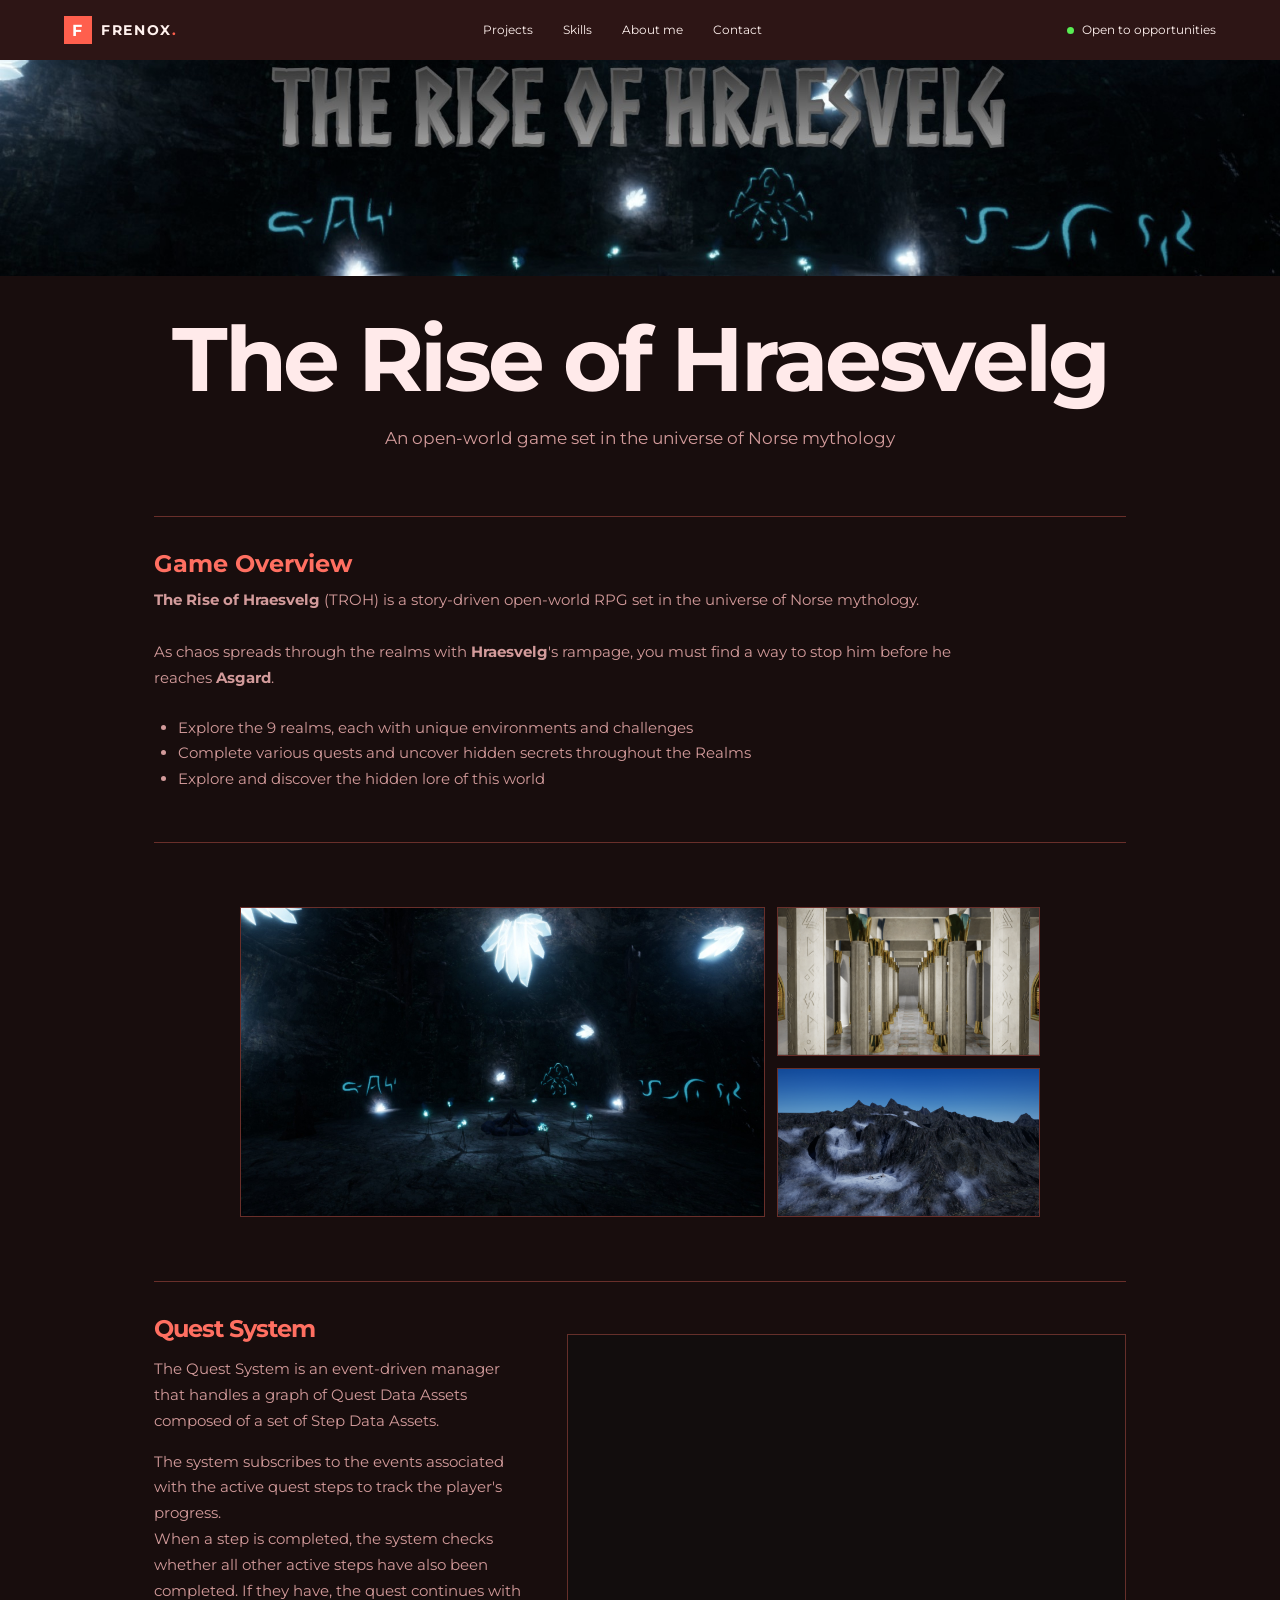
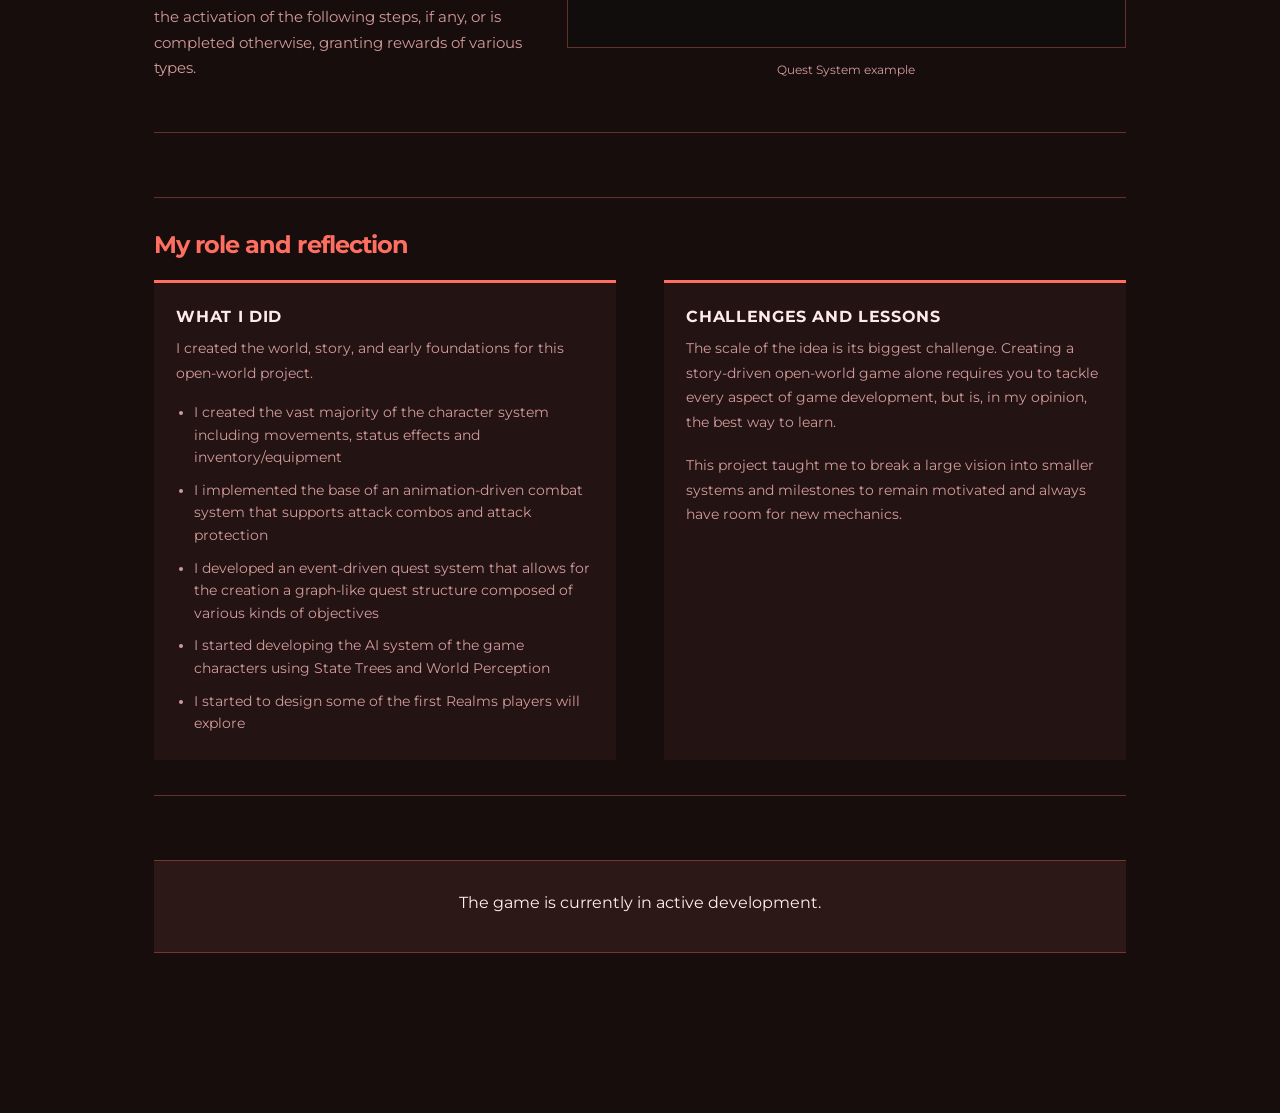
<file: games/troh.html>
<!DOCTYPE html>
<html lang="en">
<head>
    <meta charset="UTF-8">
    <meta name="viewport" content="width=device-width,initial-scale=1.0">
    <title>The Rise of Hraesvelg | EldrEnSvell</title>
    <link href="../images/EES-Logo.png" rel="shortcut icon"/>
    <link href="https://fonts.googleapis.com/css?family=Montserrat:700,400&display=swap" rel="stylesheet">
    <link rel="stylesheet" href="../css/portfolio.css">
    <link rel="stylesheet" href="../css/games.css">
</head>
<body>
    <header class="portfolio-nav">
        <a class="wordmark" href="../portfolio.html" aria-label="Frenox portfolio home">
            <span class="wordmark-mark">F</span>
            <span>FRENOX<span class="wordmark-dot">.</span></span>
        </a>
        <nav aria-label="Portfolio navigation">
            <a href="../portfolio.html#work">Projects</a>
            <a href="../portfolio.html#skills">Skills</a>
            <a href="../portfolio.html#about">About me</a>
            <a href="../portfolio.html#contact">Contact</a>
        </nav>
        <a class="nav-status" target="_blank" href="https://www.linkedin.com/in/maxime-huet-fren/"><span></span> Open to opportunities</a>
    </header>
    <main>
        <div class="game-single-banner">
            <img src="../images/games/troh-banner.png" alt="The Rise of Hraesvelg Banner">
        </div>
        <section class="game-single-section">
            <h1>The Rise of Hraesvelg</h1>
            <p class="game-single-lead">An open-world game set in the universe of Norse mythology</p>
            <div class="game-single-overview">
                <h2>Game Overview</h2>
                <p><strong>The Rise of Hraesvelg</strong> (TROH) is a story-driven open-world RPG set in the universe of Norse mythology. 
                </br></br>As chaos spreads through the realms with <strong>Hraesvelg</strong>'s rampage, you must find a way to stop him before he reaches <strong>Asgard</strong>.</p>
                <ul>
                    <li>Explore the 9 realms, each with unique environments and challenges</li>
                    <li>Complete various quests and uncover hidden secrets throughout the Realms</li>
                    <li>Explore and discover the hidden lore of this world</li>
                </ul>
            </div>
            <div class="game-single-screenshot" data-layout="mosaic">
                <img src="../images/games/troh-0.jpg" alt="TROH 0">
                <img src="../images/games/troh-1.png" alt="TROH 1">
                <img src="../images/games/troh-2.png" alt="TROH 2">
            </div>

            <section class="game-single-system">
                <div class="game-single-system-copy">
                    <h2>Quest System</h2>
                    <p>The Quest System is an event-driven manager that handles a graph of Quest Data Assets composed of a set of Step Data Assets.</p>
                    <p>The system subscribes to the events associated with the active quest steps to track the player's progress. 
                        <br>When a step is completed, the system checks whether all other active steps have also been completed. If they have, the quest continues with the activation of the following steps, if any, or is completed otherwise, granting rewards of various types.</p>
                </div>
                <div class="game-single-system-image game-single-screenshot" data-layout="single">
                    <video class="system-video" autoplay muted loop playsinline aria-label="TROH Quest System gameplay">
                        <source src="../images/technical/QuestSystem.mp4" type="video/mp4">
                        Your browser does not support the video
                    </video>
                    <p>Quest System example</p>
                </div>
            </section>

            <section class="game-single-reflection">
                <h2>My role and reflection</h2>
                <div class="reflection-grid">
                    <div>
                        <h3>What I did</h3>
                        <p>I created the world, story, and early foundations for this open-world project.</p>
                        <ul>
                            <li>I created the vast majority of the character system including movements, status effects and inventory/equipment</li>
                            <li>I implemented the base of an animation-driven combat system that supports attack combos and attack protection</li>
                            <li>I developed an event-driven quest system that allows for the creation a graph-like quest structure composed of various kinds of objectives</li>
                            <li>I started developing the AI system of the game characters using State Trees and World Perception</li>
                            <li>I started to design some of the first Realms players will explore</li>
                        </ul>
                    </div>
                    <div>
                        <h3>Challenges and lessons</h3>
                        <p>The scale of the idea is its biggest challenge. Creating a story-driven open-world game alone requires you to tackle every aspect of game development, but is, in my opinion, the best way to learn.</p>
                        <br><p>This project taught me to break a large vision into smaller systems and milestones to remain motivated and always have room for new mechanics.</p>
                    </div>
                </div>
            </section>

            <!-- Images -->
            <!-- <div class="game-single-screenshot" data-layout="single">
                <img src="path/to/your/image.jpg" alt="Description">
            </div>
            <div class="game-single-screenshot" data-layout="mosaic">
                <img src="path/to/your/main-image.jpg" alt="Main screenshot">
                <img src="path/to/your/second-image.jpg" alt="Second screenshot">
                <img src="path/to/your/third-image.jpg" alt="Third screenshot">
            </div> -->

            <div class="game-single-link">
                <p>The game is currently in active development.</p>
            </div>
        </section>
    </main>
</body>
</html>
</file>
<file: css/portfolio.css>
:root {
    --ink: #fff1ee;
    --paper: #180d0d;
    --panel: #2d1515;
    --muted: #f1b6b2;
    --line: rgba(255, 122, 89, 0.38);
    --accent: #ff5f4d;
    --red: #d7263d;
    --yellow: #ffd166;
    --green: #66e7a3;
}

* { box-sizing: border-box; }
html { scroll-behavior: smooth; }
body { margin: 0; background: var(--paper); color: var(--ink); font-family: 'Montserrat', sans-serif; }
a { color: inherit; }
.portfolio-nav { align-items: center; background: var(--panel); display: flex; justify-content: space-between; margin: 0; max-width: none; padding: 16px 5vw; width: 100%; }
.wordmark { align-items: center; display: flex; font-size: 0.85rem; font-weight: 700; gap: 9px; letter-spacing: 0.12em; text-decoration: none; }
.wordmark-mark { align-items: center; background: var(--accent); color: #fff; display: flex; font-size: 1rem; height: 28px; justify-content: center; width: 28px; }
.wordmark-dot { color: var(--accent); }
.portfolio-nav nav { display: flex; gap: 30px; }
.portfolio-nav nav a, .nav-status { font-size: 0.72rem; text-decoration: none; }
.portfolio-nav nav a { color: var(--ink); }
.portfolio-nav nav a:hover, .text-link:hover { color: var(--accent); }
.nav-status { align-items: center; display: flex; gap: 8px; }
.nav-status span { background: #58ed53; border-radius: 50%; display: inline-block; height: 7px; width: 7px; }
.section-shell { margin: 0 auto; max-width: 1280px; padding-left: 5vw; padding-right: 5vw; }
.hero { align-items: center; display: grid; gap: 8vw; grid-template-columns: 0.95fr 1.05fr; min-height: 650px; padding-bottom: 80px; padding-top: 80px; }
.eyebrow { color: var(--accent); font-size: 0.67rem; font-weight: 700; letter-spacing: 0.12em; margin: 0 0 24px; text-transform: uppercase; }
.eyebrow-large { color: var(--accent); font-size: 2rem; font-weight: 700; letter-spacing: 0.12em; margin: 0 0 24px; text-transform: uppercase; }
h1, h2, h3, p { margin-top: 0; }
h1 { font-size: clamp(2.5rem, 4.5vw, 5rem); font-weight: 700; letter-spacing: -0.04em; line-height: 0.95; margin-bottom: 31px; max-width: 680px; }
h2 { font-size: clamp(2.7rem, 5vw, 5.4rem); font-weight: 700; letter-spacing: -0.04em; line-height: 0.96; margin-bottom: 0; }
h3 { font-size: 2rem; font-weight: 600; letter-spacing: 0; line-height: 1.2; margin-bottom: 0; }
em { color: var(--accent); font-style: normal; }
.hero-intro { color: var(--muted); font-size: 1.03rem; line-height: 1.65; max-width: 440px; }
.hero-actions { align-items: center; display: flex; gap: 28px; margin-top: 40px; }
.button { display: inline-flex; font-size: 0.75rem; gap: 20px; padding: 15px 18px; text-decoration: none; }
.button-primary { background: var(--red); color: #fff; }
.button-primary:hover { background: #ff3f4e; }
.button-secondary { background: transparent; border: 1px solid var(--line); color: var(--ink); }
.button-secondary:hover { background: rgba(255, 95, 77, 0.08); border-color: var(--accent); color: var(--accent); }
.contact-actions { display: flex; flex-wrap: wrap; gap: 18px; }
.text-link { border-bottom: 1px solid var(--accent); font-size: 0.75rem; padding-bottom: 4px; text-decoration: none; }
.hero-art { position: relative; }
.hero-art::before { border: 1px solid var(--accent); content: ''; height: 100%; left: -13px; position: absolute; top: 13px; width: 100%; z-index: -1; }
.hero-art img { aspect-ratio: 1.2 / 1; display: block; filter: saturate(1.15) contrast(1.05); object-fit: cover; width: 100%; }
.hero-art:hover img { filter: saturate(1.35) contrast(1.1); }
.hero-caption { color: var(--muted); display: flex; font-size: 0.63rem; justify-content: space-between; padding-right: 25px; padding-top: 12px; text-transform: uppercase; }
.signal-bar { border-bottom: 1px solid var(--line); border-top: 1px solid var(--line); display: flex; justify-content: space-between; padding-bottom: 22px; padding-top: 22px; }
.signal-bar div { align-items: center; display: flex; gap: 12px; }
.signal-bar strong { font-size: 1.5rem; font-weight: 500; }
.signal-bar span { color: var(--muted); font-size: 0.62rem; text-transform: uppercase; }
.work-section { padding-bottom: 140px; padding-top: 150px; }
.section-heading { align-items: end; display: flex; justify-content: space-between; margin-bottom: 70px; }
.section-note { color: var(--muted); font-size: 0.9rem; line-height: 1.6; margin-bottom: 5px; max-width: 280px; }
.project-grid { display: grid; gap: 62px 24px; grid-template-columns: repeat(2, 1fr); }
.project-card { text-decoration: none; }
.project-card-featured { grid-column: 1 / -1; }
.project-card-wide { grid-column: 1 / -1; }
.project-image { overflow: hidden; position: relative; }
.project-image img { aspect-ratio: 1.7 / 1; display: block; filter: saturate(1.2) grayscale(0.15); object-fit: cover; transition: transform 0.5s ease, filter 0.5s ease; width: 100%; }
.project-card-featured .project-image img { aspect-ratio: 2.6 / 1; }
.project-card:hover img { filter: saturate(1.45) grayscale(0); transform: scale(1.035); }
.project-index { background: var(--accent); color: var(--paper); font-family: 'DM Mono', monospace; font-size: 0.7rem; left: 0; padding: 9px 11px; position: absolute; top: 0; }
.project-meta { align-items: start; border-bottom: 1px solid var(--line); display: flex; justify-content: space-between; padding: 16px 0 14px; }
.project-meta h3 { font-size: 1.1rem; font-weight: 500; margin-bottom: 5px; }
.project-meta p { color: var(--muted); font-size: 0.62rem; margin-bottom: 0; text-transform: uppercase; }
.project-arrow { font-size: 1.2rem; }
.skills-section { padding-bottom: 120px; padding-top: 20px; }
.skills-grid { display: grid; gap: 24px; grid-template-columns: repeat(3, minmax(0, 1fr)); }
.skill-card { background: rgba(255, 255, 255, 0.02); border: 1px solid var(--line); padding: 28px 24px; }
.skill-card h3 { font-size: 1.05rem; margin-bottom: 18px; }
.skill-card ul { display: flex; flex-direction: column; gap: 10px; list-style: none; margin: 0; padding: 0; }
.skill-card li { border: 1px solid var(--line); color: var(--muted); font-size: 0.62rem; letter-spacing: 0.08em; padding: 10px 12px; text-transform: uppercase; }
.skill-card li.primary { background: rgba(255, 95, 77, 0.08); border-color: rgba(255, 95, 77, 0.28); color: var(--ink); font-weight: 500; }
.about-section { background: var(--panel); color: var(--ink); }
.about-layout { display: grid; gap: 11vw; grid-template-columns: 0.8fr 1.2fr; padding-bottom: 130px; padding-top: 130px; }
.about-list article { border-top: 1px solid var(--line); display: grid; gap: 30px; grid-template-columns: 38px 1fr; padding: 23px 0 26px; }
.about-list article:last-child { border-bottom: 1px solid var(--line); }
.about-list article > span { color: var(--accent); font-size: 0.7rem; }
.about-list h3 { font-size: 1.25rem; font-weight: 500; margin-bottom: 9px; }
.about-list p { color: var(--muted); font-size: 0.85rem; line-height: 1.6; margin-bottom: 0; max-width: 430px; }
.contact-section { min-height: 590px; padding-bottom: 38px; padding-top: 145px; position: relative; }
.contact-section h2 { font-size: clamp(4rem, 9vw, 9rem); margin-bottom: 55px; }
.contact-email { border-bottom: 1px solid var(--accent); display: inline-flex; font-size: 0.85rem; gap: 30px; padding-bottom: 8px; text-decoration: none; }
.contact-email:hover { border-color: var(--accent); color: var(--accent); }
.contact-footer { bottom: 38px; color: var(--muted); display: flex; font-size: 0.6rem; justify-content: space-between; left: 5vw; position: absolute; right: 5vw; text-transform: uppercase; }
@media (max-width: 720px) {
    .portfolio-nav { align-items: flex-start; flex-wrap: wrap; gap: 22px; }
    .portfolio-nav nav { gap: 16px; order: 3; width: 100%; }
    .nav-status { font-size: 0.6rem; }
    .hero { display: flex; flex-direction: column; gap: 52px; padding-bottom: 65px; padding-top: 62px; }
    h1 { font-size: clamp(3.4rem, 17vw, 5.5rem); }
    .hero-art { width: calc(100% - 13px); }
    .signal-bar { align-items: flex-start; flex-direction: column; gap: 15px; }
    .work-section { padding-bottom: 90px; padding-top: 95px; }
    .section-heading { align-items: start; flex-direction: column; gap: 30px; margin-bottom: 45px; }
    .project-grid { gap: 46px; grid-template-columns: 1fr; }
    .project-card-featured, .project-card-wide { grid-column: auto; }
    .project-card-featured .project-image img, .project-image img { aspect-ratio: 1.35 / 1; }
    .skills-grid { grid-template-columns: 1fr; }
    .about-layout { display: block; padding-bottom: 90px; padding-top: 90px; }
    .about-layout > div:first-child { margin-bottom: 65px; }
    .contact-section { min-height: 530px; padding-bottom: 95px; padding-top: 100px; }
    .contact-section h2 { font-size: clamp(4rem, 18vw, 7rem); }
    .contact-footer { align-items: flex-start; bottom: 30px; flex-direction: column; gap: 9px; }
}
</file>
<file: css/games.css>
/* Games List and Card Styles (from games.html) */
.games-banner {
    width: 100%;
    height: 260px;
    overflow: hidden;
    margin-bottom: 2.5rem;
    margin-left: 0;
    margin-right: 0;
    padding-left: 0;
    padding-right: 0;
}
.games-banner img {
    width: 100%;
    height: 100%;
    object-fit: cover;
    display: block;
}
.games-list {
    display: flex;
    flex-wrap: wrap;
    gap: 2rem;
    justify-content: center;
}
.game-card {
    background: #2d1818;
    border-radius: 10px;
    box-shadow: 0 2px 12px rgba(0,0,0,0.15);
    width: 320px;
    max-width: 90vw;
    overflow: hidden;
    border: none;
    cursor: pointer;
    padding: 0;
    transition: box-shadow 0.2s;
}
.game-card img {
    width: 100%;
    height: 180px;
    object-fit: cover;
}
.game-card > div {
    padding: 1.2rem;
}
.game-card h3 {
    margin-top: 0;
}
@media (max-width: 900px) {
    .games-list {
        gap: 1rem;
    }
}
@media (max-width: 600px) {
    .games-banner {
        height: 120px;
        margin-left: 0;
        margin-right: 0;
        padding-left: 0;
        padding-right: 0;
    }
    .game-card {
        width: 98vw;
        max-width: 98vw;
    }
    .game-card img {
        height: 120px;
    }
    .game-card > div {
        padding: 0.8rem;
    }
    .game-card h3 {
        font-size: 1.1rem;
    }
}



/* Game detail pages */
.game-single-banner {
    width: 100%;
        height: auto;
    margin-bottom: 2.5rem;
    margin-left: 0;
    margin-right: 0;
    padding-left: 0;
    padding-right: 0;
}
.game-single-banner img {
    width: 100%;
        height: auto;
    filter: saturate(0.8);
    display: block;
}
.game-single-section {
    margin-top: 0;
    max-width: 1100px;
    padding: 0 5vw 8rem;
    margin-left: auto;
    margin-right: auto;
}
.game-single-section h1 {
    color: #ffeaea;
    font-size: clamp(2.8rem, 7vw, 6rem);
    font-weight: 700;
    letter-spacing: -0.04em;
    line-height: 0.95;
    margin: 0 auto 1.5rem;
    max-width: none;
    text-align: center;
    white-space: nowrap;
}
.game-single-section .game-single-lead {
    color: #d39b9b;
    text-align: center;
    font-size: 1.05rem;
    line-height: 1.6;
    margin: 1.5rem auto 4rem;
    max-width: 650px;
}
.game-single-overview, .game-single-status {
    background: #2d1818;
    border-left: 4px solid #ff6f61;
    padding: 2rem 2.2rem 1.8rem;
    margin: 2rem 0 4rem;
}
.game-single-overview h2, .game-single-status h2 {
    color: #ff6f61;
    font-size: 1.5rem;
    font-weight: 700;
    letter-spacing: 0;
}
.game-single-overview h2 {
    margin-bottom: 0.75rem;
}
.game-single-overview {
    background: transparent;
    border-left: 0;
    border-top: 1px solid rgba(255, 111, 97, 0.35);
    border-bottom: 1px solid rgba(255, 111, 97, 0.35);
    margin: 4rem 0;
    padding: 2.2rem 0;
}
.game-single-overview p {
    color: #d39b9b;
    font-size: 0.95rem;
    line-height: 1.7;
    max-width: 850px;
}
.game-single-overview ul {
    color: #d39b9b;
    font-size: 0.95rem;
    line-height: 1.7;
    margin-top: 1.5rem;
    padding-left: 1.5rem;
}
.game-single-screenshot {
    text-align: center;
    margin: 4rem 0;
}
.game-single-system {
    border-top: 1px solid rgba(255, 111, 97, 0.35);
    border-bottom: 1px solid rgba(255, 111, 97, 0.35);
    display: grid;
    gap: 2.5rem;
    grid-template-columns: minmax(0, 0.8fr) minmax(0, 1.2fr);
    margin: 4rem 0;
    padding: 2.2rem 0;
    align-items: center;
}
.game-single-system h2 {
    color: #ff6f61;
    font-size: 1.5rem;
    margin-bottom: 1rem;
}
.game-single-system p {
    color: #d39b9b;
    font-size: 0.95rem;
    line-height: 1.7;
}
.game-single-system-image {
    margin: 0;
    width: 100%;
    max-width: 640px;
    justify-self: center;
}
.game-single-system-image img,
.game-single-system-image video {
    max-width: 100%;
    width: 100%;
    height: auto;
    aspect-ratio: 16 / 9;
    object-fit: cover;
    border: 1px solid rgba(255, 111, 97, 0.35);
    display: block;
}

.game-single-system-image--natural img {
    width: auto;
    max-width: 540px;
    height: auto;
    aspect-ratio: auto;
    object-fit: contain;
}

.game-single-system-image .system-video {
    background: #120d0d;
    object-fit: cover;
    cursor: default;
}
.game-single-system-image .system-video::-webkit-media-controls,
.game-single-system-image .system-video::-webkit-media-controls-panel,
.game-single-system-image .system-video::-webkit-media-controls-enclosure,
.game-single-system-image .system-video::-webkit-media-controls-play-button,
.game-single-system-image .system-video::-webkit-media-controls-start-playback-button {
    display: none !important;
    -webkit-appearance: none;
}
.game-single-system-image p {
    font-size: 0.78rem;
    margin: 0.65rem 0 0;
    text-align: center;
}
.game-single-reflection {
    border-top: 1px solid rgba(255, 111, 97, 0.35);
    border-bottom: 1px solid rgba(255, 111, 97, 0.35);
    margin: 4rem 0;
    padding: 2.2rem 0;
}
.game-single-reflection h2 {
    color: #ff6f61;
    font-size: 1.5rem;
    margin-bottom: 1.5rem;
}
.reflection-grid {
    display: grid;
    gap: 2rem 3rem;
    grid-template-columns: repeat(2, 1fr);
    align-items: stretch;
}
.reflection-grid > div {
    background: rgba(45, 24, 24, 0.55);
    border-top: 3px solid #ff6f61;
    padding: 1.5rem 1.4rem 1.6rem;
}
.reflection-grid h3 {
    color: #ffeaea;
    font-size: 1rem;
    font-weight: 700;
    letter-spacing: 0.04em;
    margin-bottom: 0.65rem;
    text-transform: uppercase;
}
.reflection-grid p {
    color: #d39b9b;
    font-size: 0.9rem;
    line-height: 1.7;
    margin-bottom: 0;
}
.reflection-grid ul {
    color: #d39b9b;
    font-size: 0.85rem;
    line-height: 1.65;
    margin: 1rem 0 0;
    padding-left: 1.1rem;
}
.reflection-grid li + li {
    margin-top: 0.65rem;
}

/* Single image layout */
.game-single-screenshot[data-layout="single"] img {
    width: 100%;
    max-width: 600px;
    border: 1px solid rgba(255, 111, 97, 0.35);
}

/* Mosaic layout */
.game-single-screenshot[data-layout="mosaic"] {
    display: grid;
    grid-template-columns: 2fr 1fr;
    grid-template-rows: 1fr 1fr;
    gap: 0.75rem;
    max-width: 800px;
    margin: 2rem auto;
}

.game-single-screenshot[data-layout="mosaic"] img {
    width: 100%;
    height: 100%;
    object-fit: cover;
    border: 1px solid rgba(255, 111, 97, 0.35);
}

.game-single-screenshot[data-layout="mosaic"] img:first-child {
    grid-row: 1 / 3;
    grid-column: 1 / 2;
}

.game-single-screenshot[data-layout="mosaic"] img:nth-child(2) {
    grid-row: 1 / 2;
    grid-column: 2 / 3;
}

.game-single-screenshot[data-layout="mosaic"] img:nth-child(3) {
    grid-row: 2 / 3;
    grid-column: 2 / 3;
}

/* Mosaic layout - right variant */
.game-single-screenshot[data-layout="mosaic-right"] {
    display: grid;
    grid-template-columns: 1fr 2fr;
    grid-template-rows: 1fr 1fr;
    gap: 0.75rem;
    max-width: 800px;
    margin: 2rem auto;
}

.game-single-screenshot[data-layout="mosaic-right"] img {
    width: 100%;
    height: 100%;
    object-fit: cover;
    border: 1px solid rgba(255, 111, 97, 0.35);
}

.game-single-screenshot[data-layout="mosaic-right"] img:first-child {
    grid-row: 1 / 3;
    grid-column: 2 / 3;
}

.game-single-screenshot[data-layout="mosaic-right"] img:nth-child(2) {
    grid-row: 1 / 2;
    grid-column: 1 / 2;
}

.game-single-screenshot[data-layout="mosaic-right"] img:nth-child(3) {
    grid-row: 2 / 3;
    grid-column: 1 / 2;
}

/* Mosaic layout - 4 images variant */
.game-single-screenshot[data-layout="mosaic-4"] {
    display: grid;
    grid-template-columns: 1fr 1fr;
    grid-template-rows: 1fr 1fr;
    gap: 0.5rem;
    max-width: 800px;
    margin: 2rem auto;
}

.game-single-screenshot[data-layout="mosaic-4"] img {
    width: 100%;
    height: 100%;
    object-fit: cover;
    border-radius: 10px;
    box-shadow: 0 2px 12px rgba(0,0,0,0.15);
}

.game-single-screenshot[data-layout="mosaic-4"] img:first-child {
    grid-row: 1;
    grid-column: 1;
}

.game-single-screenshot[data-layout="mosaic-4"] img:nth-child(2) {
    grid-row: 1;
    grid-column: 2;
}

.game-single-screenshot[data-layout="mosaic-4"] img:nth-child(3) {
    grid-row: 2;
    grid-column: 1;
}

.game-single-screenshot[data-layout="mosaic-4"] img:nth-child(4) {
    grid-row: 2;
    grid-column: 2;
}



.game-single-link {
    background: #2d1818;
    border-top: 1px solid rgba(255, 111, 97, 0.35);
    border-bottom: 1px solid rgba(255, 111, 97, 0.35);
    padding: 2rem 2rem 1.5rem 2rem;
    margin: 2rem 0;
    text-align: center;
}
.game-single-link-btn {
    display: block;
    margin: 2rem auto 0 auto;
    padding: 0.9rem 2.2rem;
    background: #ff6f61;
    color: #fff;
    border: none;
    border-radius: 0;
    font-size: 1.1rem;
    font-weight: 600;
    text-decoration: none;
    text-align: center;
    box-shadow: 0 2px 8px rgba(0,0,0,0.12);
    transition: background 0.18s, box-shadow 0.18s;
    cursor: pointer;
    width: fit-content;
}
.game-single-link-btn:hover,
.game-single-link-btn:focus {
    background: #e65a4f;
    box-shadow: 0 4px 16px rgba(0,0,0,0.18);
    text-decoration: none;
    color: #fff;
}
@media (max-width: 900px) {
    .game-single-section {
        max-width: 98vw;
        padding: 0 5vw 6rem;
    }
    .game-single-overview, .game-single-status {
        padding: 1.2rem 0.8rem 1rem 0.8rem;
    }
    
    /* Mosaic responsive */
    .game-single-screenshot[data-layout="mosaic"] {
        max-width: 98vw;
        gap: 0.3rem;
    }
    
    .game-single-screenshot[data-layout="mosaic-right"] {
        max-width: 98vw;
        gap: 0.3rem;
    }
}
@media (max-width: 600px) {
    /* Mosaic mobile - stack vertically */
    .game-single-screenshot[data-layout="mosaic"] {
        grid-template-columns: 1fr;
        grid-template-rows: auto auto auto;
        gap: 0.5rem;
    }
    
    .game-single-screenshot[data-layout="mosaic"] img:first-child {
        grid-row: 1 / 2;
        grid-column: 1 / 2;
        height: 200px;
    }
    
    .game-single-screenshot[data-layout="mosaic"] img:nth-child(2) {
        grid-row: 2 / 3;
        grid-column: 1 / 2;
        height: 150px;
    }
    
    .game-single-screenshot[data-layout="mosaic"] img:nth-child(3) {
        grid-row: 3 / 4;
        grid-column: 1 / 2;
        height: 150px;
    }
    
    /* Mosaic-right mobile - stack vertically */
    .game-single-screenshot[data-layout="mosaic-right"] {
        grid-template-columns: 1fr;
        grid-template-rows: auto auto auto;
        gap: 0.5rem;
    }
    
    .game-single-screenshot[data-layout="mosaic-right"] img:first-child {
        grid-row: 1 / 2;
        grid-column: 1 / 2;
        height: 200px;
    }
    
    .game-single-screenshot[data-layout="mosaic-right"] img:nth-child(2) {
        grid-row: 2 / 3;
        grid-column: 1 / 2;
        height: 150px;
    }
    
    .game-single-screenshot[data-layout="mosaic-right"] img:nth-child(3) {
        grid-row: 3 / 4;
        grid-column: 1 / 2;
        height: 150px;
    }

    .game-single-section h1 {
        font-size: clamp(1.65rem, 7vw, 2.8rem);
    }

    .game-single-overview, .game-single-status {
        padding: 1.4rem 1.2rem 1.2rem;
    }

    .reflection-grid {
        grid-template-columns: 1fr;
    }

    .game-single-system {
        grid-template-columns: 1fr;
    }
}

/* Image Modal/Lightbox Styles */
footer {
    background: #2d1818;
    color: #d39b9b;
    font-size: 0.7rem;
    padding: 1.2rem 5vw;
    text-align: center;
}

.image-modal {
    display: none;
    position: fixed;
    z-index: 1000;
    left: 0;
    top: 0;
    width: 100%;
    height: 100%;
    background-color: rgba(0, 0, 0, 0.9);
    backdrop-filter: blur(5px);
}

.modal-content {
    margin: auto;
    display: block;
    max-width: 90%;
    max-height: 90%;
    object-fit: contain;
    position: absolute;
    top: 50%;
    left: 50%;
    transform: translate(-50%, -50%);
    border-radius: 8px;
    box-shadow: 0 4px 20px rgba(0, 0, 0, 0.3);
}

.modal-close {
    color: #f1f1f1;
    font-size: 40px;
    font-weight: bold;
    position: absolute;
    top: 15px;
    right: 35px;
    cursor: pointer;
    z-index: 1001;
    transition: color 0.2s;
}

.modal-close:hover,
.modal-close:focus {
    color: #ff6f61;
    text-decoration: none;
}

/* Make game images clickable */
.game-single-screenshot img {
    cursor: pointer;
    transition: transform 0.2s, box-shadow 0.2s;
}

.game-single-screenshot img:hover {
    transform: scale(1.02);
    box-shadow: 0 4px 20px rgba(0, 0, 0, 0.25);
}

/* Responsive modal */
@media (max-width: 600px) {
    .modal-content {
        max-width: 95%;
        max-height: 95%;
    }
    
    .modal-close {
        font-size: 30px;
        top: 10px;
        right: 20px;
    }
}
</file>
